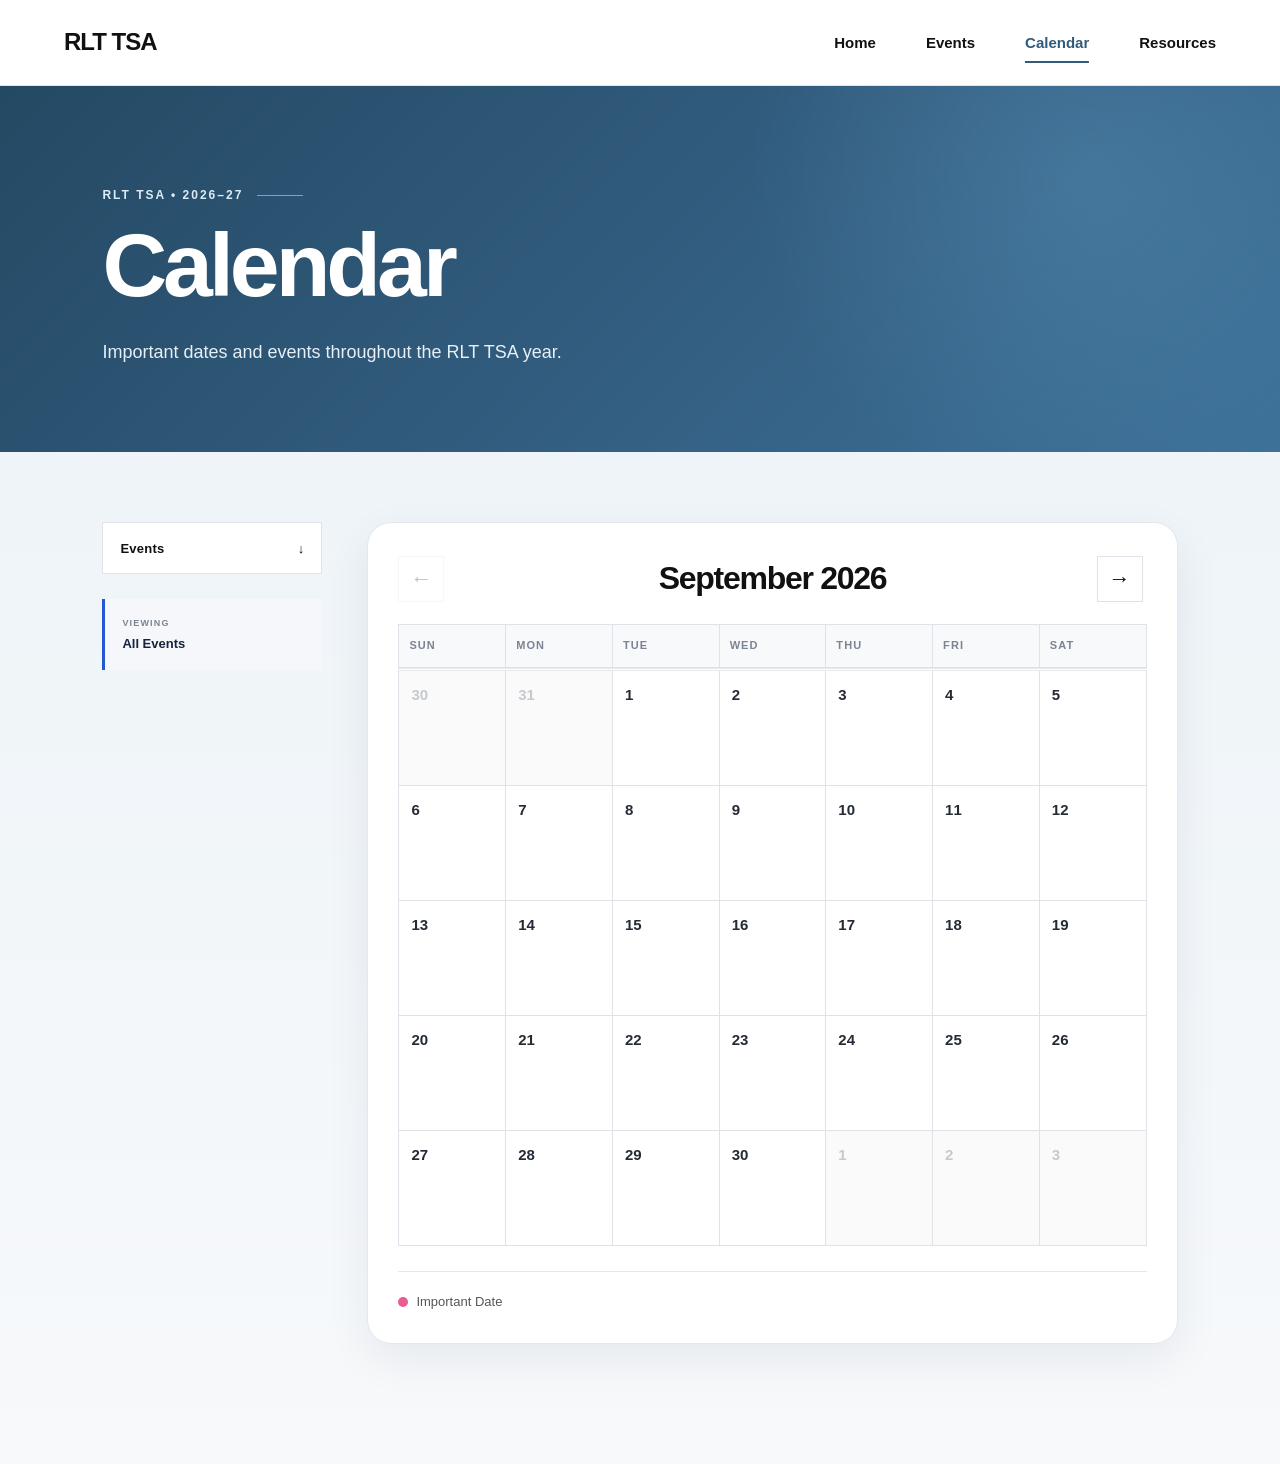
<file: calendar.html>
<!DOCTYPE html>
<html lang="en">

<head>
    <meta charset="UTF-8">

    <meta
        name="viewport"
        content="width=device-width, initial-scale=1.0"
    >

    <title>Calendar | RLT TSA</title>

    <link rel="stylesheet" href="style.css">
</head>

<body>

    <!-- =========================
         NAVBAR
         ========================= -->

    <nav class="navbar">

        <a href="index.html" class="logo">
            RLT TSA
        </a>

        <div class="nav-links">

            <a href="index.html">
                Home
            </a>

            <a href="events.html">
                Events
            </a>

            <a
                href="calendar.html"
                class="active"
            >
                Calendar
            </a>

            <a href="resources.html">
                Resources
            </a>

        </div>

    </nav>


    <!-- =========================
         CALENDAR PAGE
         ========================= -->

    <section class="events-hero">
        <div class="section-label">RLT TSA • 2026–27</div>
        <h1>Calendar</h1>
        <p class="events-intro">
            Important dates and events throughout the RLT TSA year.
        </p>
    </section>

    <main class="calendar-page">


        <!-- =========================
             CALENDAR LAYOUT
             ========================= -->

        <section class="calendar-layout">


            <!-- =====================
                 LEFT SIDEBAR
                 ===================== -->

            <aside class="calendar-sidebar">


                <!-- EVENTS -->

                <div class="calendar-control">

                    <button
                        id="events-button"
                        class="calendar-control-button"
                        type="button"
                    >

                        <span>
                            Events
                        </span>

                        <span class="control-arrow">
                            ↓
                        </span>

                    </button>


                    <div
                        id="events-menu"
                        class="calendar-control-menu"
                    >

                        <button
                            class="event-select active"
                            data-event="all"
                            type="button"
                        >
                            All Events
                        </button>

                    </div>

                </div>


                <!-- CURRENT SELECTION -->

                <div
                    id="calendar-selection"
                    class="calendar-selection"
                >

                    <span class="selection-label">
                        VIEWING
                    </span>

                    <strong>
                        All Events
                    </strong>

                </div>

            </aside>


            <!-- =====================
                 CALENDAR
                 ===================== -->

            <section class="calendar-container">


                <!-- MONTH NAVIGATION -->

                <div class="calendar-navigation">

                    <button
                        id="previous-month"
                        class="calendar-arrow"
                        type="button"
                        aria-label="Previous month"
                    >
                        ←
                    </button>


                    <h2
                        id="calendar-month-title"
                        class="calendar-current-month"
                    >
                        September 2026
                    </h2>


                    <button
                        id="next-month"
                        class="calendar-arrow"
                        type="button"
                        aria-label="Next month"
                    >
                        →
                    </button>

                </div>


                <!-- CALENDAR GRID -->

                <section
                    id="calendar-year"
                    class="calendar-year"
                ></section>


                <!-- LEGEND -->

                <div class="calendar-legend">

                    <div class="legend-item">

                        <span class="legend-dot"></span>

                        <span>
                            Important Date
                        </span>

                    </div>

                </div>

            </section>

        </section>

    </main>


    <script src="calendar.js"></script>

</body>

</html>
</file>
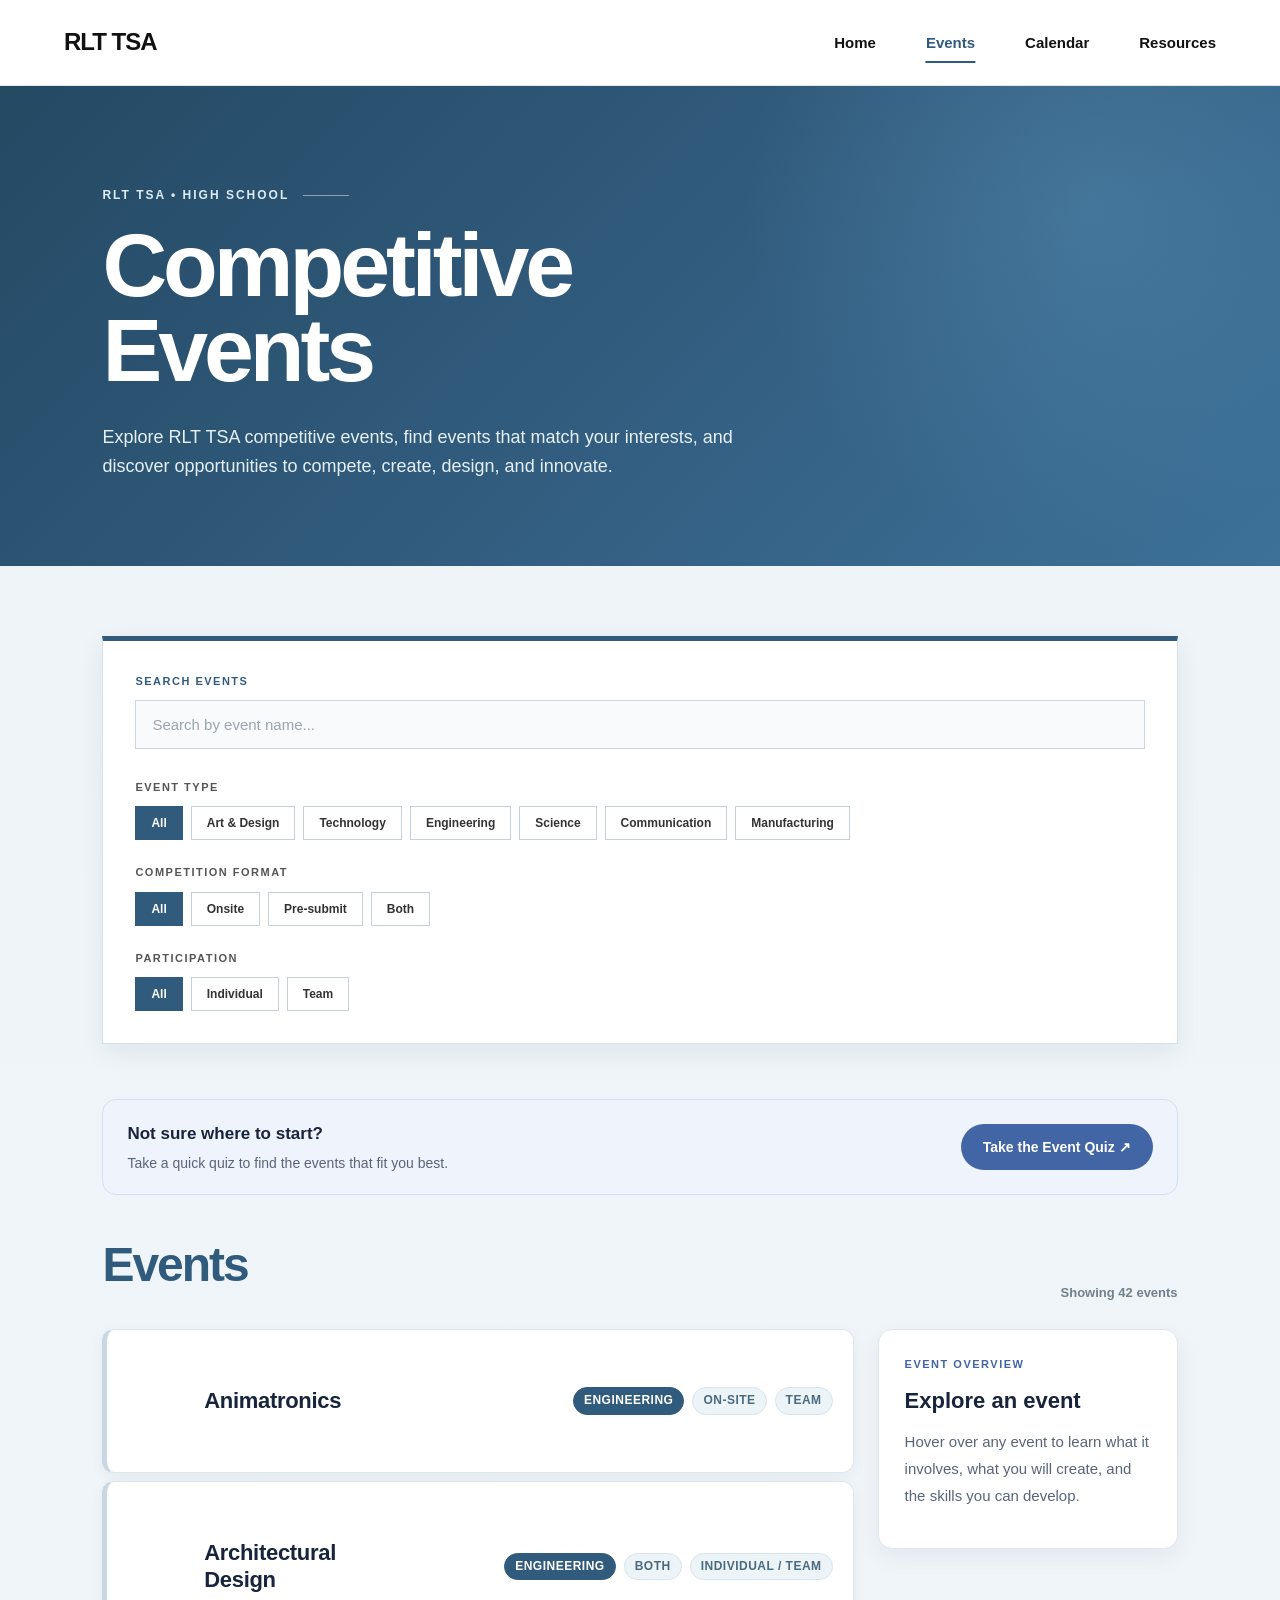
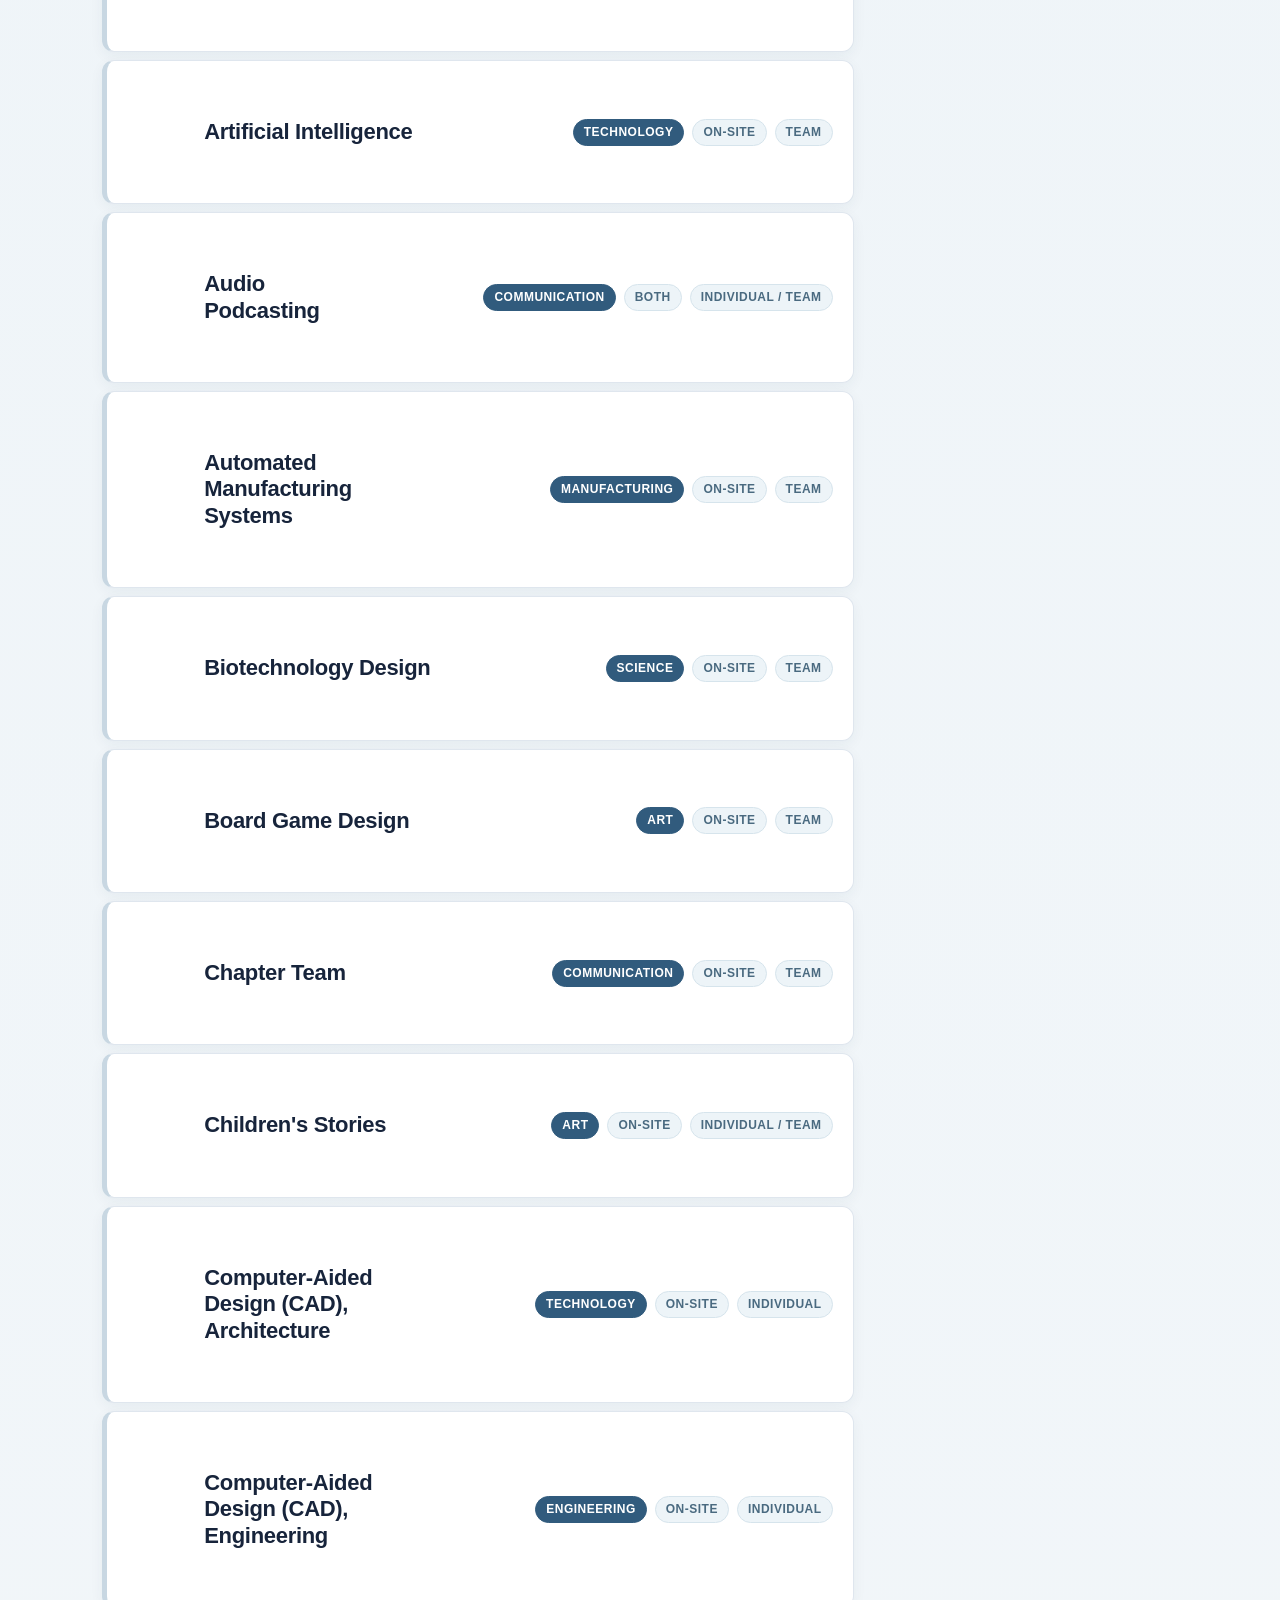
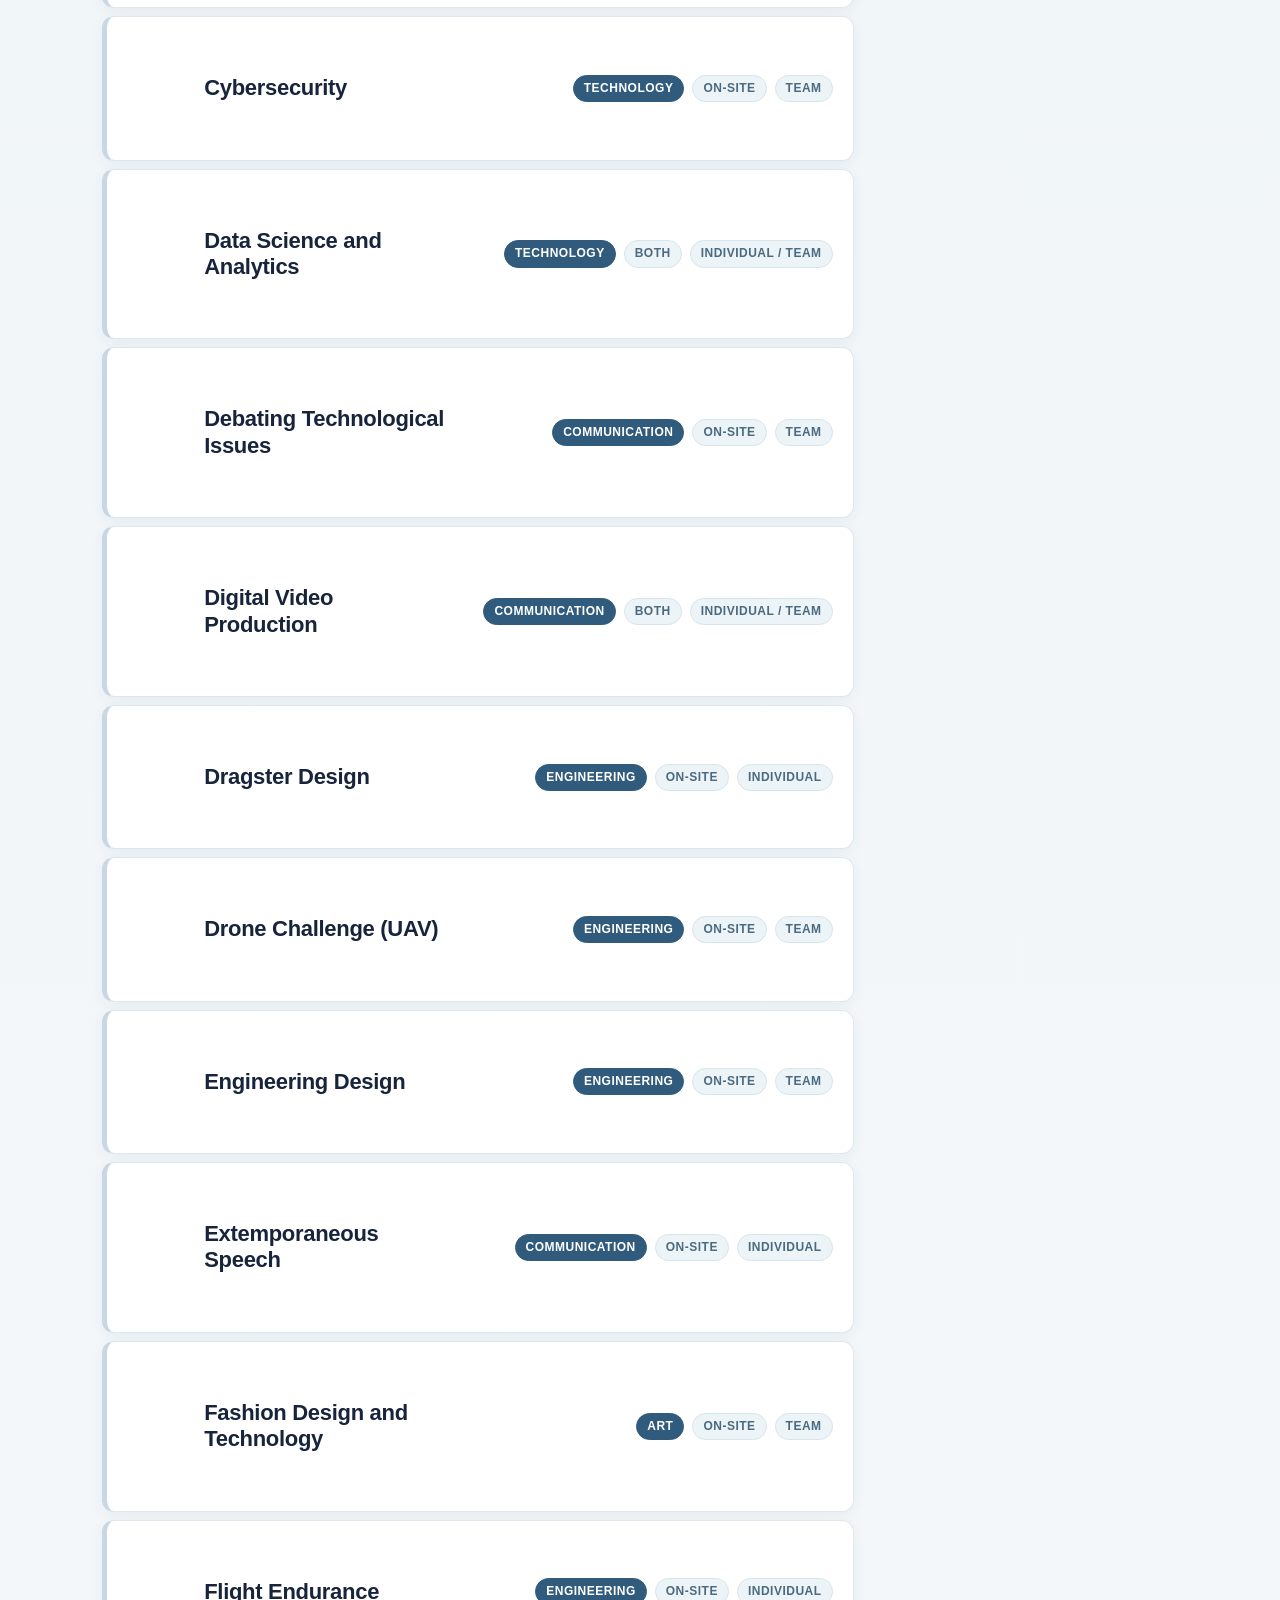
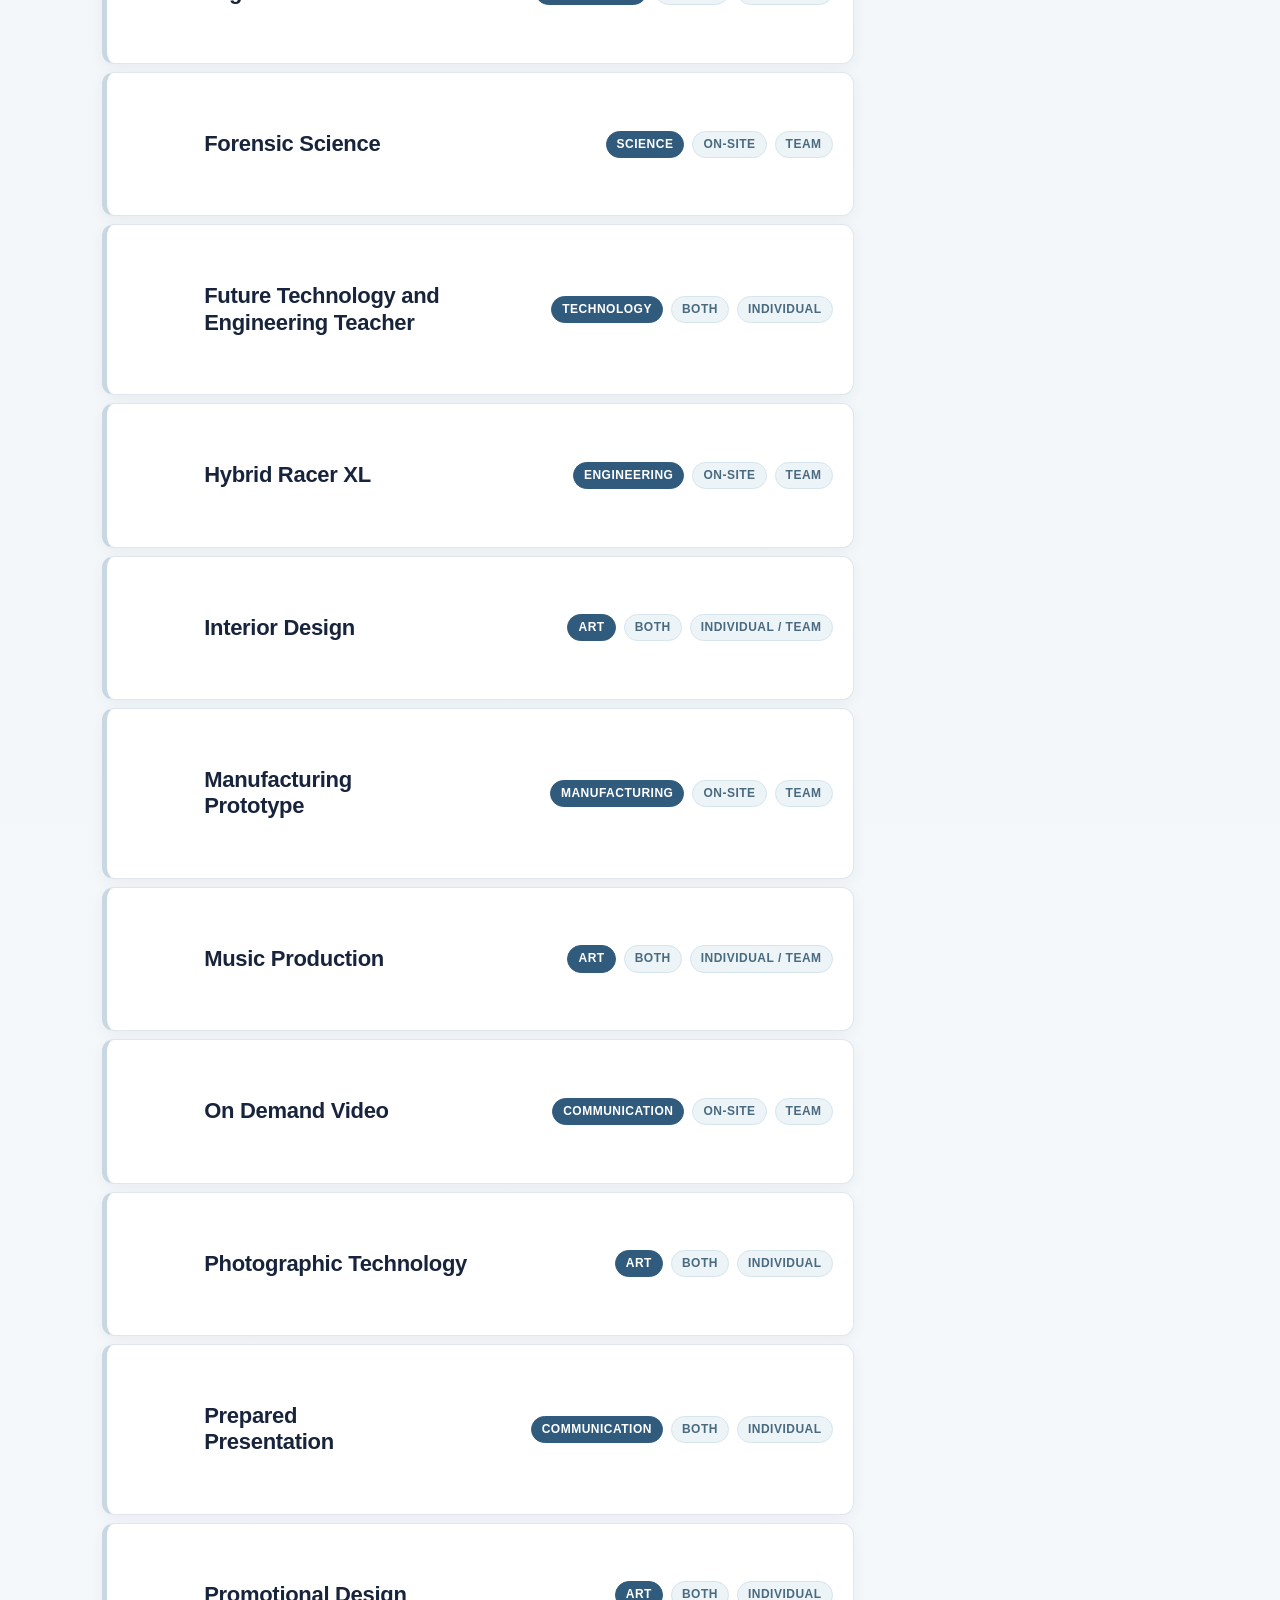
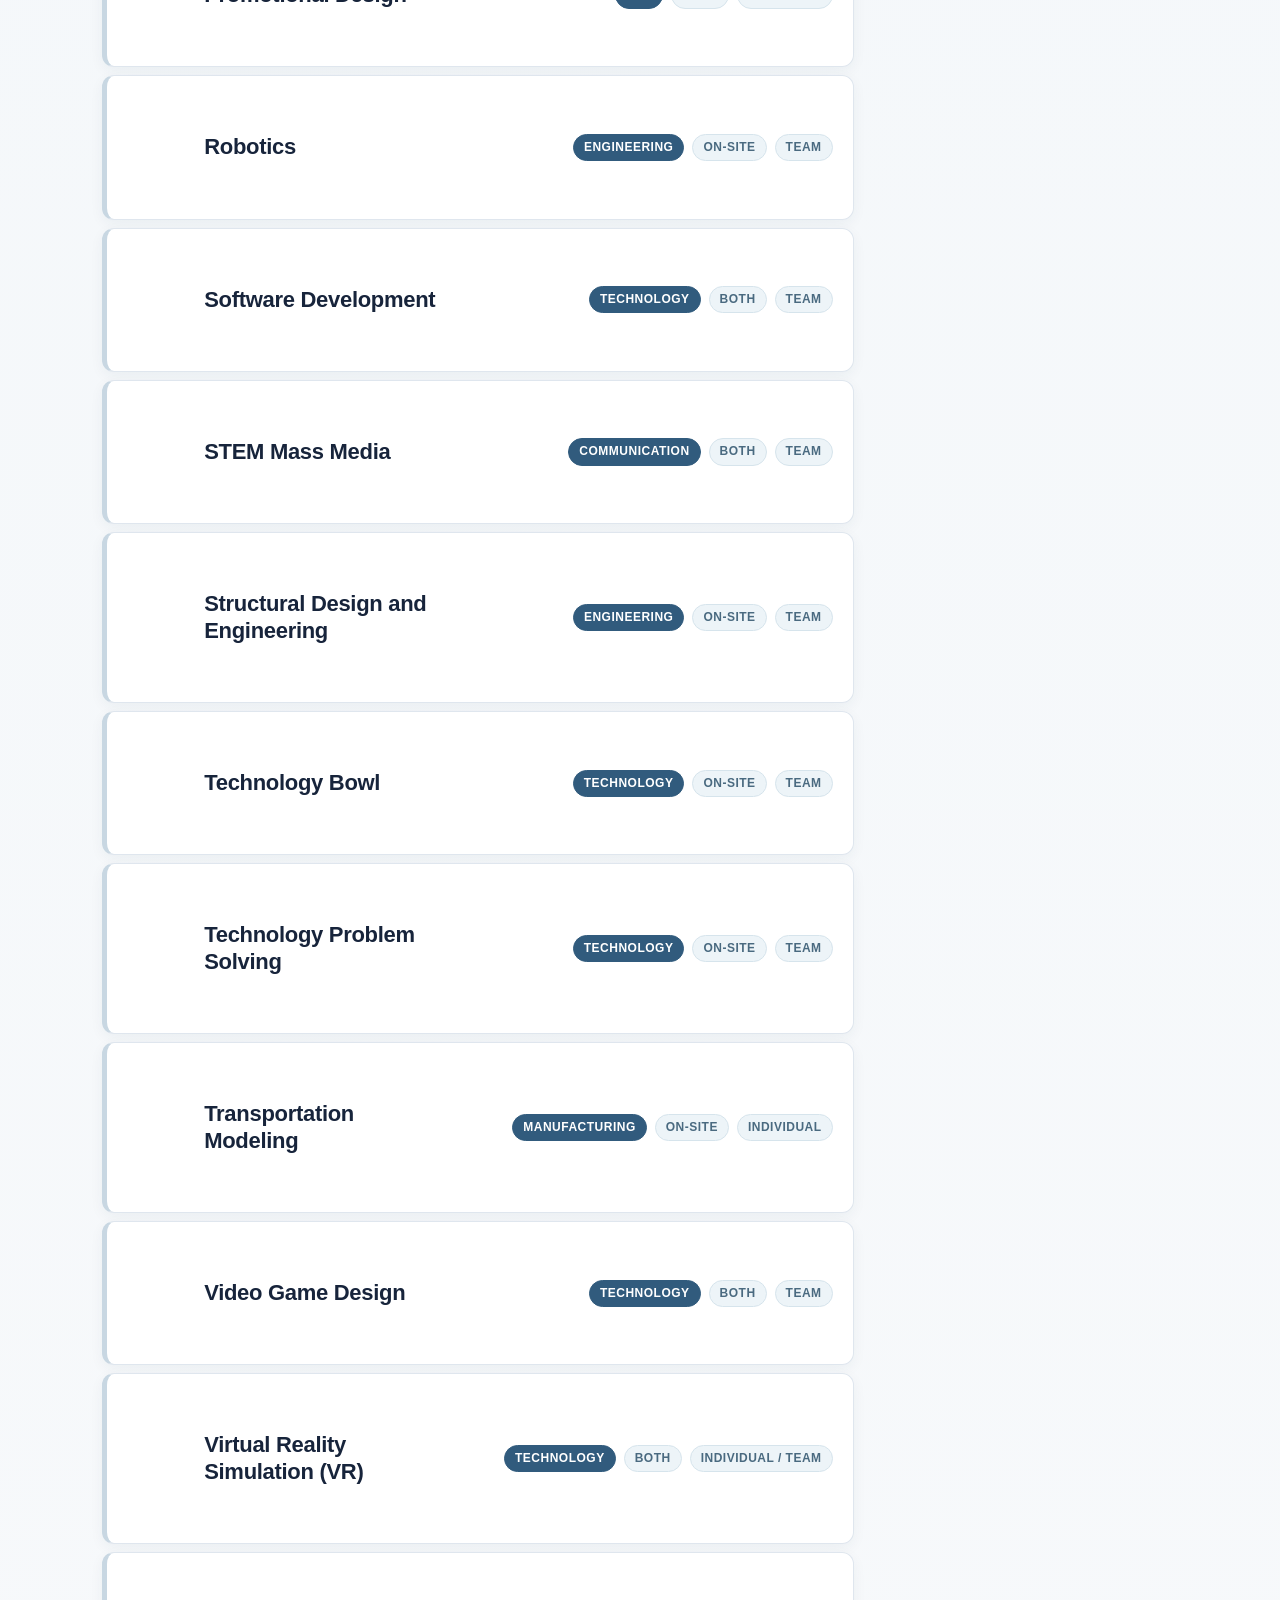
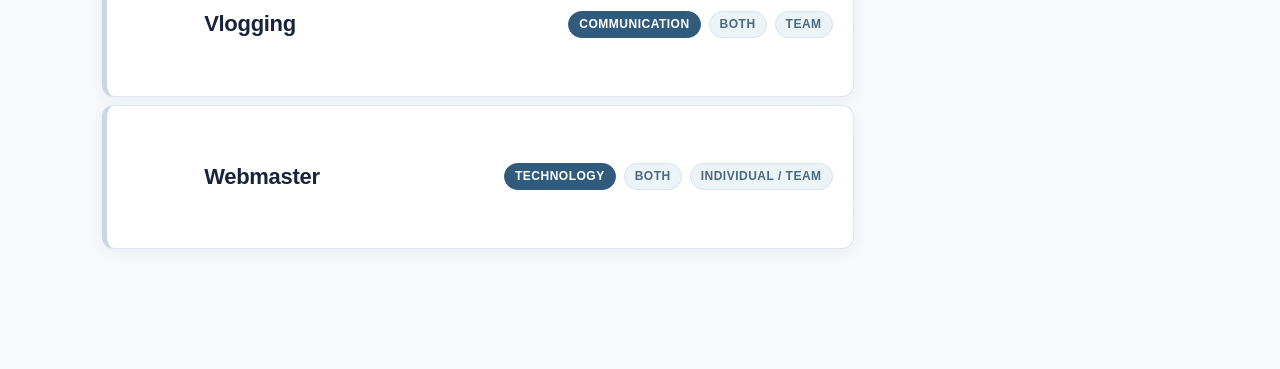
<file: events.html>
<!DOCTYPE html>
<html lang="en">

<head>
    <meta charset="UTF-8">
    <meta name="viewport" content="width=device-width, initial-scale=1.0">
    <title>Competitive Events | RLT TSA</title>
    <link rel="stylesheet" href="style.css">

    <style>
        /* Event list and description layout */
        .events-layout {
            display: grid;
            grid-template-columns: minmax(0, 1fr) 300px;
            gap: 24px;
            align-items: start;
        }

        .events-layout .event-list {
            min-width: 0;
        }

        /* Description panel */
        .event-description {
            position: sticky;
            top: 100px;
            box-sizing: border-box;
            width: 100%;
            min-height: 220px;
            padding: 26px;
            background: #fff;
            border: 1px solid #e1e5eb;
            border-radius: 14px;
            box-shadow: 0 8px 24px rgba(20, 35, 60, 0.06);
            overflow-wrap: anywhere;
            transition: border-color 0.2s ease,
                        box-shadow 0.2s ease;
        }

        .event-description.is-active {
            border-color: #b8c9ed;
            box-shadow: 0 10px 28px rgba(20, 50, 100, 0.10);
        }

        .description-label {
            margin-bottom: 14px;
            color: #4266a5;
            font-size: 11px;
            font-weight: 700;
            letter-spacing: 1.5px;
        }

        .event-description h3 {
            margin: 0 0 12px;
            color: #17243b;
            font-size: 22px;
            line-height: 1.3;
        }

        .event-description p {
            margin: 0;
            color: #586579;
            font-size: 15px;
            line-height: 1.8;
        }

        .description-hint {
            display: flex;
            align-items: center;
            gap: 8px;
            margin-top: 24px;
            padding-top: 16px;
            border-top: 1px solid #edf0f4;
            color: #7b8798;
            font-size: 11px;
        }

        .description-dot {
            width: 7px;
            height: 7px;
            flex-shrink: 0;
            background: #5479bd;
            border-radius: 50%;
        }

        /* Event quiz button */
        .quiz-cta {
            display: flex;
            flex-wrap: wrap;
            align-items: center;
            justify-content: space-between;
            gap: 16px;
            margin: 20px 0 32px;
            padding: 20px 24px;
            background: #eef3fc;
            border: 1px solid #d4e0f5;
            border-radius: 14px;
        }

        .quiz-cta-copy {
            display: flex;
            flex-direction: column;
            gap: 4px;
        }

        .quiz-cta-copy strong {
            color: #17243b;
            font-size: 17px;
        }

        .quiz-cta-copy span {
            color: #586579;
            font-size: 14px;
        }

        .quiz-button {
            display: inline-flex;
            align-items: center;
            padding: 12px 22px;
            background: #4266a5;
            color: #fff;
            font-size: 14px;
            font-weight: 700;
            text-decoration: none;
            border-radius: 999px;
            transition: background 0.2s ease, transform 0.2s ease;
        }

        .quiz-button:hover,
        .quiz-button:focus-visible {
            background: #2f4f86;
            transform: translateY(-2px);
        }

        .event-item {
            transition: border-color 0.2s ease,
                        box-shadow 0.2s ease;
        }

        .event-item:hover,
        .event-item:focus-visible {
            border-color: #b8c9ed;
            border-left-color: #315b7d;
            box-shadow: 0 8px 22px rgba(20, 50, 100, 0.10);
        }

        @media (max-width: 850px) {
            .events-layout {
                grid-template-columns: minmax(0, 1fr);
            }

            .event-description {
                position: static;
                min-height: auto;
            }
        }
    </style>
</head>

<body>

    <nav class="navbar">
        <a href="index.html" class="logo">RLT TSA</a>

        <div class="nav-links">
            <a href="index.html">Home</a>
            <a href="events.html" class="active">Events</a>
            <a href="calendar.html">Calendar</a>
            <a href="resources.html">Resources</a>
        </div>
    </nav>

    <section class="events-hero">
        <div class="section-label">RLT TSA • HIGH SCHOOL</div>

        <h1>Competitive<br>Events</h1>

        <p class="events-intro">
            Explore RLT TSA competitive events, find events that match
            your interests, and discover opportunities to compete,
            create, design, and innovate.
        </p>
    </section>

    <main class="events-container">

        <section class="event-filters">

            <div class="search-container">
                <label for="event-search">Search Events</label>
                <input
                    type="text"
                    id="event-search"
                    placeholder="Search by event name..."
                >
            </div>

            <div class="filter-group">
                <div class="filter-group-title">Event Type</div>
                <div class="filter-options">
                    <button class="filter-button active" data-filter="type" data-value="all">All</button>
                    <button class="filter-button" data-filter="type" data-value="art">Art &amp; Design</button>
                    <button class="filter-button" data-filter="type" data-value="technology">Technology</button>
                    <button class="filter-button" data-filter="type" data-value="engineering">Engineering</button>
                    <button class="filter-button" data-filter="type" data-value="science">Science</button>
                    <button class="filter-button" data-filter="type" data-value="communication">Communication</button>
                    <button class="filter-button" data-filter="type" data-value="manufacturing">Manufacturing</button>
                </div>
            </div>

            <div class="filter-group">
                <div class="filter-group-title">Competition Format</div>
                <div class="filter-options">
                    <button class="filter-button active" data-filter="format" data-value="all">All</button>
                    <button class="filter-button" data-filter="format" data-value="onsite">Onsite</button>
                    <button class="filter-button" data-filter="format" data-value="presubmit">Pre-submit</button>
                    <button class="filter-button" data-filter="format" data-value="both">Both</button>
                </div>
            </div>

            <div class="filter-group">
                <div class="filter-group-title">Participation</div>
                <div class="filter-options">
                    <button class="filter-button active" data-filter="participation" data-value="all">All</button>
                    <button class="filter-button" data-filter="participation" data-value="individual">Individual</button>
                    <button class="filter-button" data-filter="participation" data-value="team">Team</button>
                </div>
            </div>

        </section>

        <div class="quiz-cta">
            <div class="quiz-cta-copy">
                <strong>Not sure where to start?</strong>
                <span>Take a quick quiz to find the events that fit you best.</span>
            </div>
            <a class="quiz-button"
               href="https://rl-turner-tsa.parkmic74.chatgpt.site/"
               target="_blank"
               rel="noopener noreferrer">Take the Event Quiz ↗</a>
        </div>

        <div class="event-section-header">
            <h2>Events</h2>
            <p id="event-count">Showing all events</p>
        </div>

        <div class="events-layout">

            <section class="event-list">

                <a href="event.html?event=animatronics" class="event-item" data-type="engineering" data-format="onsite" data-participation="team">
                    <div class="event-info"><h3>Animatronics</h3></div>
                    <div class="event-tags"><span>Engineering</span><span>On-Site</span><span>Team</span></div>
                </a>

                <a href="event.html?event=architectural-design" class="event-item" data-type="engineering" data-format="both" data-participation="both">
                    <div class="event-info"><h3>Architectural Design</h3></div>
                    <div class="event-tags"><span>Engineering</span><span>Both</span><span>Individual / Team</span></div>
                </a>

                <a href="event.html?event=artificial-intelligence" class="event-item" data-type="technology" data-format="onsite" data-participation="team">
                    <div class="event-info"><h3>Artificial Intelligence</h3></div>
                    <div class="event-tags"><span>Technology</span><span>On-Site</span><span>Team</span></div>
                </a>

                <a href="event.html?event=audio-podcasting" class="event-item" data-type="communication" data-format="both" data-participation="both">
                    <div class="event-info"><h3>Audio Podcasting</h3></div>
                    <div class="event-tags"><span>Communication</span><span>Both</span><span>Individual / Team</span></div>
                </a>

                <a href="event.html?event=automated-manufacturing-systems" class="event-item" data-type="manufacturing" data-format="onsite" data-participation="team">
                    <div class="event-info"><h3>Automated Manufacturing Systems</h3></div>
                    <div class="event-tags"><span>Manufacturing</span><span>On-Site</span><span>Team</span></div>
                </a>

                <a href="event.html?event=biotechnology-design" class="event-item" data-type="science" data-format="onsite" data-participation="team">
                    <div class="event-info"><h3>Biotechnology Design</h3></div>
                    <div class="event-tags"><span>Science</span><span>On-Site</span><span>Team</span></div>
                </a>

                <a href="event.html?event=board-game-design" class="event-item" data-type="art" data-format="onsite" data-participation="team">
                    <div class="event-info"><h3>Board Game Design</h3></div>
                    <div class="event-tags"><span>Art</span><span>On-Site</span><span>Team</span></div>
                </a>

                <a href="event.html?event=chapter-team" class="event-item" data-type="communication" data-format="onsite" data-participation="team">
                    <div class="event-info"><h3>Chapter Team</h3></div>
                    <div class="event-tags"><span>Communication</span><span>On-Site</span><span>Team</span></div>
                </a>

                <a href="event.html?event=childrens-stories" class="event-item" data-type="art" data-format="onsite" data-participation="both">
                    <div class="event-info"><h3>Children's Stories</h3></div>
                    <div class="event-tags"><span>Art</span><span>On-Site</span><span>Individual / Team</span></div>
                </a>

                <a href="event.html?event=cad-architecture" class="event-item" data-type="technology" data-format="onsite" data-participation="individual">
                    <div class="event-info"><h3>Computer-Aided Design (CAD), Architecture</h3></div>
                    <div class="event-tags"><span>Technology</span><span>On-Site</span><span>Individual</span></div>
                </a>

                <a href="event.html?event=cad-engineering" class="event-item" data-type="engineering" data-format="onsite" data-participation="individual">
                    <div class="event-info"><h3>Computer-Aided Design (CAD), Engineering</h3></div>
                    <div class="event-tags"><span>Engineering</span><span>On-Site</span><span>Individual</span></div>
                </a>

                <a href="event.html?event=cybersecurity" class="event-item" data-type="technology" data-format="onsite" data-participation="team">
                    <div class="event-info"><h3>Cybersecurity</h3></div>
                    <div class="event-tags"><span>Technology</span><span>On-Site</span><span>Team</span></div>
                </a>

                <a href="event.html?event=data-science-and-analytics" class="event-item" data-type="technology" data-format="both" data-participation="both">
                    <div class="event-info"><h3>Data Science and Analytics</h3></div>
                    <div class="event-tags"><span>Technology</span><span>Both</span><span>Individual / Team</span></div>
                </a>

                <a href="event.html?event=debating-technological-issues" class="event-item" data-type="communication" data-format="onsite" data-participation="team">
                    <div class="event-info"><h3>Debating Technological Issues</h3></div>
                    <div class="event-tags"><span>Communication</span><span>On-Site</span><span>Team</span></div>
                </a>

                <a href="event.html?event=digital-video-production" class="event-item" data-type="communication" data-format="both" data-participation="both">
                    <div class="event-info"><h3>Digital Video Production</h3></div>
                    <div class="event-tags"><span>Communication</span><span>Both</span><span>Individual / Team</span></div>
                </a>

                <a href="event.html?event=dragster-design" class="event-item" data-type="engineering" data-format="onsite" data-participation="individual">
                    <div class="event-info"><h3>Dragster Design</h3></div>
                    <div class="event-tags"><span>Engineering</span><span>On-Site</span><span>Individual</span></div>
                </a>

                <a href="event.html?event=drone-challenge-uav" class="event-item" data-type="engineering" data-format="onsite" data-participation="team">
                    <div class="event-info"><h3>Drone Challenge (UAV)</h3></div>
                    <div class="event-tags"><span>Engineering</span><span>On-Site</span><span>Team</span></div>
                </a>

                <a href="event.html?event=engineering-design" class="event-item" data-type="engineering" data-format="onsite" data-participation="team">
                    <div class="event-info"><h3>Engineering Design</h3></div>
                    <div class="event-tags"><span>Engineering</span><span>On-Site</span><span>Team</span></div>
                </a>

                <a href="event.html?event=extemporaneous-speech" class="event-item" data-type="communication" data-format="onsite" data-participation="individual">
                    <div class="event-info"><h3>Extemporaneous Speech</h3></div>
                    <div class="event-tags"><span>Communication</span><span>On-Site</span><span>Individual</span></div>
                </a>

                <a href="event.html?event=fashion-design-and-technology" class="event-item" data-type="art" data-format="onsite" data-participation="team">
                    <div class="event-info"><h3>Fashion Design and Technology</h3></div>
                    <div class="event-tags"><span>Art</span><span>On-Site</span><span>Team</span></div>
                </a>

                <a href="event.html?event=flight-endurance" class="event-item" data-type="engineering" data-format="onsite" data-participation="individual">
                    <div class="event-info"><h3>Flight Endurance</h3></div>
                    <div class="event-tags"><span>Engineering</span><span>On-Site</span><span>Individual</span></div>
                </a>

                <a href="event.html?event=forensic-science" class="event-item" data-type="science" data-format="onsite" data-participation="team">
                    <div class="event-info"><h3>Forensic Science</h3></div>
                    <div class="event-tags"><span>Science</span><span>On-Site</span><span>Team</span></div>
                </a>

                <a href="event.html?event=future-technology-and-engineering-teacher" class="event-item" data-type="technology" data-format="both" data-participation="individual">
                    <div class="event-info"><h3>Future Technology and Engineering Teacher</h3></div>
                    <div class="event-tags"><span>Technology</span><span>Both</span><span>Individual</span></div>
                </a>

                <a href="event.html?event=hybrid-racer-xl" class="event-item" data-type="engineering" data-format="onsite" data-participation="team">
                    <div class="event-info"><h3>Hybrid Racer XL</h3></div>
                    <div class="event-tags"><span>Engineering</span><span>On-Site</span><span>Team</span></div>
                </a>

                <a href="event.html?event=interior-design" class="event-item" data-type="art" data-format="both" data-participation="both">
                    <div class="event-info"><h3>Interior Design</h3></div>
                    <div class="event-tags"><span>Art</span><span>Both</span><span>Individual / Team</span></div>
                </a>

                <a href="event.html?event=manufacturing-prototype" class="event-item" data-type="manufacturing" data-format="onsite" data-participation="team">
                    <div class="event-info"><h3>Manufacturing Prototype</h3></div>
                    <div class="event-tags"><span>Manufacturing</span><span>On-Site</span><span>Team</span></div>
                </a>

                <a href="event.html?event=music-production" class="event-item" data-type="art" data-format="both" data-participation="both">
                    <div class="event-info"><h3>Music Production</h3></div>
                    <div class="event-tags"><span>Art</span><span>Both</span><span>Individual / Team</span></div>
                </a>

                <a href="event.html?event=on-demand-video" class="event-item" data-type="communication" data-format="onsite" data-participation="team">
                    <div class="event-info"><h3>On Demand Video</h3></div>
                    <div class="event-tags"><span>Communication</span><span>On-Site</span><span>Team</span></div>
                </a>

                <a href="event.html?event=photographic-technology" class="event-item" data-type="art" data-format="both" data-participation="individual">
                    <div class="event-info"><h3>Photographic Technology</h3></div>
                    <div class="event-tags"><span>Art</span><span>Both</span><span>Individual</span></div>
                </a>

                <a href="event.html?event=prepared-presentation" class="event-item" data-type="communication" data-format="both" data-participation="individual">
                    <div class="event-info"><h3>Prepared Presentation</h3></div>
                    <div class="event-tags"><span>Communication</span><span>Both</span><span>Individual</span></div>
                </a>

                <a href="event.html?event=promotional-design" class="event-item" data-type="art" data-format="both" data-participation="individual">
                    <div class="event-info"><h3>Promotional Design</h3></div>
                    <div class="event-tags"><span>Art</span><span>Both</span><span>Individual</span></div>
                </a>

                <a href="event.html?event=robotics" class="event-item" data-type="engineering" data-format="onsite" data-participation="team">
                    <div class="event-info"><h3>Robotics</h3></div>
                    <div class="event-tags"><span>Engineering</span><span>On-Site</span><span>Team</span></div>
                </a>

                <a href="event.html?event=software-development" class="event-item" data-type="technology" data-format="both" data-participation="team">
                    <div class="event-info"><h3>Software Development</h3></div>
                    <div class="event-tags"><span>Technology</span><span>Both</span><span>Team</span></div>
                </a>

                <a href="event.html?event=stem-mass-media" class="event-item" data-type="communication" data-format="both" data-participation="team">
                    <div class="event-info"><h3>STEM Mass Media</h3></div>
                    <div class="event-tags"><span>Communication</span><span>Both</span><span>Team</span></div>
                </a>

                <a href="event.html?event=structural-design-and-engineering" class="event-item" data-type="engineering" data-format="onsite" data-participation="team">
                    <div class="event-info"><h3>Structural Design and Engineering</h3></div>
                    <div class="event-tags"><span>Engineering</span><span>On-Site</span><span>Team</span></div>
                </a>

                <a href="event.html?event=technology-bowl" class="event-item" data-type="technology" data-format="onsite" data-participation="team">
                    <div class="event-info"><h3>Technology Bowl</h3></div>
                    <div class="event-tags"><span>Technology</span><span>On-Site</span><span>Team</span></div>
                </a>

                <a href="event.html?event=technology-problem-solving" class="event-item" data-type="technology" data-format="onsite" data-participation="team">
                    <div class="event-info"><h3>Technology Problem Solving</h3></div>
                    <div class="event-tags"><span>Technology</span><span>On-Site</span><span>Team</span></div>
                </a>

                <a href="event.html?event=transportation-modeling" class="event-item" data-type="manufacturing" data-format="onsite" data-participation="individual">
                    <div class="event-info"><h3>Transportation Modeling</h3></div>
                    <div class="event-tags"><span>Manufacturing</span><span>On-Site</span><span>Individual</span></div>
                </a>

                <a href="event.html?event=video-game-design" class="event-item" data-type="technology" data-format="both" data-participation="team">
                    <div class="event-info"><h3>Video Game Design</h3></div>
                    <div class="event-tags"><span>Technology</span><span>Both</span><span>Team</span></div>
                </a>

                <a href="event.html?event=virtual-reality-simulation" class="event-item" data-type="technology" data-format="both" data-participation="both">
                    <div class="event-info"><h3>Virtual Reality Simulation (VR)</h3></div>
                    <div class="event-tags"><span>Technology</span><span>Both</span><span>Individual / Team</span></div>
                </a>

                <a href="event.html?event=vlogging" class="event-item" data-type="communication" data-format="both" data-participation="team">
                    <div class="event-info"><h3>Vlogging</h3></div>
                    <div class="event-tags"><span>Communication</span><span>Both</span><span>Team</span></div>
                </a>

                <a href="event.html?event=webmaster" class="event-item" data-type="technology" data-format="both" data-participation="both">
                    <div class="event-info"><h3>Webmaster</h3></div>
                    <div class="event-tags"><span>Technology</span><span>Both</span><span>Individual / Team</span></div>
                </a>

            </section>

            <aside id="event-description" class="event-description" aria-live="polite">
                <div class="description-label">EVENT OVERVIEW</div>
                <h3 id="description-title">Explore an event</h3>
                <p id="description-text">
                    Hover over any event to learn what it involves,
                    what you will create, and the skills you can develop.
                </p>
                
            </aside>

        </div>

        <div id="no-results" class="no-results">
            <h3>No events found</h3>
            <p>Try changing your filters or search term.</p>
        </div>

    </main>

    <script>
        /* =========================================
           EVENT DESCRIPTIONS
        ========================================= */

        const eventDescriptions = {
            "animatronics": "Design and build an animatronic device combining mechanical movement and creative design to bring an object or character to life.",
            "architectural-design": "Plan and develop an architectural design, considering the function, layout, appearance, and needs of the people using the space.",
            "artificial-intelligence": "Explore artificial intelligence and demonstrate how AI concepts or tools can be used to address a problem.",
            "audio-podcasting": "Plan, record, and edit an audio podcast that communicates a topic or story through scripting, sound, and presentation.",
            "automated-manufacturing-systems": "Explore automated production systems and demonstrate how machinery, controls, and manufacturing processes work together.",
            "biotechnology-design": "Apply biotechnology concepts to a real-world challenge by researching a problem, developing a proposed solution, and presenting your design.",
            "board-game-design": "Create an original board game with engaging rules, a clear objective, and thoughtful game mechanics.",
            "chapter-team": "Work with teammates to complete TSA-related challenges that emphasize knowledge, communication, teamwork, and problem-solving.",
            "childrens-stories": "Develop a children's story that communicates an idea through creative writing, storytelling, and visual elements.",
            "cad-architecture": "Use computer-aided design software to create architectural drawings and demonstrate spatial planning and technical precision.",
            "cad-engineering": "Use CAD software to create detailed engineering drawings or models with accurate dimensions and technical details.",
            "cybersecurity": "Explore digital security, threats, and protective strategies while demonstrating analytical thinking and cybersecurity knowledge.",
            "data-science-and-analytics": "Investigate data, identify patterns, and communicate findings using data analysis and visualization techniques.",
            "debating-technological-issues": "Research a technological issue, develop evidence-based arguments, and defend your position in a structured debate.",
            "digital-video-production": "Plan, film, and edit a video using storytelling, visual composition, sound, and editing techniques.",
            "dragster-design": "Design and construct a dragster model, applying engineering principles, careful craftsmanship, and performance testing.",
            "drone-challenge-uav": "Explore unmanned aerial vehicle technology and apply planning, piloting, and problem-solving skills to a drone challenge.",
            "engineering-design": "Use the engineering design process to investigate a problem, develop a solution, create a design, and explain your decisions.",
            "extemporaneous-speech": "Prepare and deliver a speech on an assigned topic within a limited preparation period.",
            "fashion-design-and-technology": "Combine fashion and technology to develop a design concept that considers style, function, and construction.",
            "flight-endurance": "Apply aerodynamic principles to design, build, and test a model aircraft intended to remain in flight.",
            "forensic-science": "Use scientific reasoning to examine evidence, interpret findings, and investigate a simulated forensic case.",
            "future-technology-and-engineering-teacher": "Explore technical education by developing and presenting ideas that demonstrate your ability to explain technology and engineering concepts.",
            "hybrid-racer-xl": "Collaborate on a large-scale racing vehicle project, applying construction, engineering, and teamwork skills.",
            "interior-design": "Develop an interior design concept that balances a space's function, appearance, layout, and intended users.",
            "manufacturing-prototype": "Develop a prototype using manufacturing concepts, focusing on product design, construction, and improvement.",
            "music-production": "Create a music production by combining musical ideas, recording, sound design, and digital audio editing.",
            "on-demand-video": "Work with a team to plan and produce a video within a limited time, responding to a prompt and coordinating production.",
            "photographic-technology": "Create compelling photographs using composition, camera techniques, and digital tools.",
            "prepared-presentation": "Research a topic, organize your findings, and deliver a prepared presentation that communicates your ideas clearly.",
            "promotional-design": "Create promotional materials using visual design, typography, and layout to communicate a message effectively.",
            "robotics": "Explore robotics through robot design, construction, programming, or operation to complete technical challenges.",
            "software-development": "Develop a software solution by planning, programming, testing, and presenting an application or digital product.",
            "stem-mass-media": "Communicate a STEM topic through media, combining research, scripting, visual storytelling, and production techniques.",
            "structural-design-and-engineering": "Apply structural engineering concepts to design and construct a structure while considering materials, stability, and performance.",
            "technology-bowl": "Test technology knowledge through a team-based competition that emphasizes quick thinking and collaboration.",
            "technology-problem-solving": "Analyze a technology-related problem, work toward a practical solution, and explain your team's reasoning.",
            "transportation-modeling": "Design and construct a transportation model that demonstrates planning, technical skills, and attention to detail.",
            "video-game-design": "Develop a video game concept or experience by combining game mechanics, design, programming, and storytelling.",
            "virtual-reality-simulation": "Explore immersive digital environments by designing a virtual reality or simulation experience.",
            "vlogging": "Create a vlog-style video that communicates a topic or experience through presentation, storytelling, and editing.",
            "webmaster": "Design and develop a website that communicates information effectively through organization, visual design, navigation, and web development."
        };

        const eventItems = document.querySelectorAll(".event-item");
        const filterButtons = document.querySelectorAll(".filter-button");
        const searchInput = document.getElementById("event-search");
        const eventCount = document.getElementById("event-count");
        const noResults = document.getElementById("no-results");
        const descriptionPanel = document.getElementById("event-description");
        const descriptionTitle = document.getElementById("description-title");
        const descriptionText = document.getElementById("description-text");

        const defaultTitle = "Explore an event";
        const defaultText = "Hover over any event to learn what it involves, what you will create, and the skills you can develop.";

        let filters = {
            type: [],
            format: [],
            participation: []
        };

        function showEventDescription(event) {
            const url = new URL(event.href, window.location.href);
            const slug = url.searchParams.get("event");
            const title = event.querySelector("h3").textContent.trim();

            descriptionTitle.textContent = title;
            descriptionText.textContent =
                eventDescriptions[slug] ||
                "Explore this competitive event and develop your technical, creative, and problem-solving skills.";

            descriptionPanel.classList.add("is-active");
        }

        eventItems.forEach(event => {
            event.addEventListener("mouseenter", () => {
                showEventDescription(event);
            });

            event.addEventListener("focus", () => {
                showEventDescription(event);
            });
        });

        function filterEvents() {
            const searchTerm = searchInput.value.toLowerCase().trim();
            let visibleCount = 0;

            eventItems.forEach(event => {
                const eventName = event.querySelector("h3").textContent.toLowerCase();
                const type = event.dataset.type;
                const format = event.dataset.format;
                const participation = event.dataset.participation;

                const matchesSearch = eventName.includes(searchTerm);

                const matchesType =
                    filters.type.length === 0 ||
                    filters.type.includes(type);

                const matchesFormat =
                    filters.format.length === 0 ||
                    filters.format.includes(format) ||
                    (filters.format.includes("onsite") && format === "both") ||
                    (filters.format.includes("presubmit") && format === "both");

                const matchesParticipation =
                    filters.participation.length === 0 ||
                    filters.participation.includes(participation) ||
                    (filters.participation.includes("individual") && participation === "both") ||
                    (filters.participation.includes("team") && participation === "both");

                const shouldShow =
                    matchesSearch &&
                    matchesType &&
                    matchesFormat &&
                    matchesParticipation;

                event.style.display = shouldShow ? "" : "none";

                if (shouldShow) {
                    visibleCount++;
                }
            });

            if (visibleCount === 0) {
                noResults.style.display = "block";
                eventCount.textContent = "No events found";
                descriptionTitle.textContent = defaultTitle;
                descriptionText.textContent = defaultText;
                descriptionPanel.classList.remove("is-active");
            } else {
                noResults.style.display = "none";
                eventCount.textContent =
                    `Showing ${visibleCount} event${visibleCount === 1 ? "" : "s"}`;
            }
        }

        filterButtons.forEach(button => {
            button.addEventListener("click", () => {
                const filterType = button.dataset.filter;
                const filterValue = button.dataset.value;

                if (filterValue === "all") {
                    filters[filterType] = [];

                    document.querySelectorAll(
                        `.filter-button[data-filter="${filterType}"]`
                    ).forEach(btn => btn.classList.remove("active"));

                    button.classList.add("active");
                } else {
                    document.querySelectorAll(
                        `.filter-button[data-filter="${filterType}"][data-value="all"]`
                    ).forEach(btn => btn.classList.remove("active"));

                    if (filters[filterType].includes(filterValue)) {
                        filters[filterType] = filters[filterType].filter(
                            value => value !== filterValue
                        );
                        button.classList.remove("active");
                    } else {
                        filters[filterType].push(filterValue);
                        button.classList.add("active");
                    }

                    if (filters[filterType].length === 0) {
                        document.querySelector(
                            `.filter-button[data-filter="${filterType}"][data-value="all"]`
                        ).classList.add("active");
                    }
                }

                filterEvents();
            });
        });

        searchInput.addEventListener("input", filterEvents);

        filterEvents();
    </script>

</body>
</html>
</file>
<file: style.css>
/* =========================================================
   RESET
========================================================= */

* {
    margin: 0;
    padding: 0;
    box-sizing: border-box;
}

html {
    scroll-behavior: smooth;
}

body {
    font-family: Arial, Helvetica, sans-serif;
    background: #f4f7fa;
    color: #111;
    line-height: 1.6;
}


/* =========================================================
   NAVBAR
========================================================= */

.navbar {
    height: 86px;
    padding: 0 5%;
    display: flex;
    align-items: center;
    justify-content: space-between;
    background: #ffffff;
    border-bottom: 1px solid #e1e6ea;
    position: relative;
    z-index: 100;
}

.logo {
    color: #111111;
    text-decoration: none;
    font-size: 24px;
    font-weight: 900;
    letter-spacing: -1px;
}

.nav-links {
    display: flex;
    align-items: center;
    gap: 50px;
}

.nav-links a {
    position: relative;
    color: #111111;
    text-decoration: none;
    font-size: 15px;
    font-weight: 600;
    padding: 8px 0;
    transition: color 0.2s ease;
}

.nav-links a::after {
    content: "";
    position: absolute;
    left: 50%;
    bottom: 0;
    width: 0;
    height: 2px;
    background: #315b7d;
    transform: translateX(-50%);
    transition: width 0.25s ease;
}

.nav-links a:hover {
    color: #315b7d;
}

.nav-links a:hover::after,
.nav-links a.active::after {
    width: 100%;
}

.nav-links a.active {
    color: #315b7d;
}


/* =========================================================
   SHARED PAGE HERO (matches the event page hero)
========================================================= */

.events-hero {
    padding: 100px 8% 85px;
    background:
        radial-gradient(circle at 85% 25%, rgba(105, 164, 202, 0.28), transparent 30%),
        linear-gradient(135deg, #244963 0%, #315b7d 48%, #3d7198 100%);
    color: white;
}

.section-label {
    display: flex;
    align-items: center;
    gap: 14px;
    margin-bottom: 18px;
    font-size: 12px;
    font-weight: 800;
    letter-spacing: 2px;
    text-transform: uppercase;
    color: #dcebf5;
}

.section-label::after {
    content: "";
    width: 46px;
    height: 1px;
    background: rgba(255, 255, 255, 0.45);
}

.events-hero h1 {
    font-size: clamp(48px, 7vw, 100px);
    line-height: 0.95;
    letter-spacing: -4px;
    font-weight: 900;
    color: white;
}

.events-intro {
    max-width: 650px;
    margin-top: 30px;
    font-size: 18px;
    line-height: 1.6;
    color: #e6f0f6;
}


/* =========================================================
   MAIN EVENTS AREA
========================================================= */

.events-container {
    padding: 70px 8% 120px;
    background: linear-gradient(
        180deg,
        #eef4f8 0%,
        #f7f9fb 100%
    );
}


/* =========================================================
   FILTER BOX
========================================================= */

.event-filters {
    width: 100%;
    padding: 32px;
    margin-bottom: 55px;
    background: #ffffff;
    border: 1px solid #d6e0e7;
    border-top: 5px solid #315b7d;
    box-shadow: 0 8px 25px rgba(20, 50, 70, 0.07);
}


/* =========================================================
   SEARCH
========================================================= */

.search-container {
    margin-bottom: 30px;
}

.search-container label {
    display: block;
    margin-bottom: 9px;
    font-size: 11px;
    font-weight: 800;
    letter-spacing: 1.5px;
    text-transform: uppercase;
    color: #315b7d;
}

#event-search {
    width: 100%;
    padding: 15px 16px;
    background: #f8fafc;
    border: 1px solid #cbd6de;
    outline: none;
    color: #111;
    font-family: inherit;
    font-size: 15px;
    transition:
        border-color 0.2s ease,
        box-shadow 0.2s ease;
}

#event-search:focus {
    border-color: #315b7d;
    box-shadow: 0 0 0 3px rgba(49, 91, 125, 0.12);
}

#event-search::placeholder {
    color: #9aa5ad;
}


/* =========================================================
   FILTER GROUPS
========================================================= */

.filter-group {
    margin-bottom: 24px;
}

.filter-group:last-child {
    margin-bottom: 0;
}

.filter-group-title {
    margin-bottom: 10px;
    font-size: 11px;
    font-weight: 800;
    letter-spacing: 1.5px;
    text-transform: uppercase;
    color: #555;
}

.filter-options {
    display: flex;
    flex-wrap: wrap;
    gap: 8px;
}


/* =========================================================
   FILTER BUTTONS
========================================================= */

.filter-button {
    padding: 9px 15px;
    background: #ffffff;
    border: 1px solid #c5d0d8;
    color: #333;
    font-family: inherit;
    font-size: 12px;
    font-weight: 800;
    cursor: pointer;
    transition:
        background 0.2s ease,
        border-color 0.2s ease,
        color 0.2s ease,
        transform 0.2s ease;
}

.filter-button:hover {
    border-color: #315b7d;
    color: #315b7d;
    transform: translateY(-1px);
}

.filter-button.active {
    background: #315b7d;
    border-color: #315b7d;
    color: white;
}


/* =========================================================
   EVENTS HEADER
========================================================= */

.event-section-header {
    display: flex;
    align-items: flex-end;
    justify-content: space-between;
    margin-bottom: 25px;
}

.event-section-header h2 {
    font-size: 48px;
    letter-spacing: -2px;
    font-weight: 900;
    color: #315b7d;
}

.event-section-header > p {
    margin: 0;
    font-size: 13px;
    font-weight: 600;
    color: #71808b;
    text-align: right;
}

#event-count {
    color: #71808b;
    font-size: 13px;
}


/* =========================================================
   EVENT LIST
========================================================= */

.event-list {
    display: flex;
    flex-direction: column;
    gap: 8px;
}


/* =========================================================
   EVENT CARDS
========================================================= */

.event-item {
    position: relative;
    display: flex;
    justify-content: space-between;
    align-items: center;
    width: 100%;
    padding: 13px 20px;
    background: #ffffff;
    border: 1px solid #dfe6ee;
    border-left: 5px solid #c8d7e2;
    border-radius: 12px;
    color: #111;
    text-decoration: none;
    box-shadow: 0 4px 14px rgba(20, 50, 70, 0.05);
    transition:
        transform 0.25s ease,
        border-color 0.25s ease,
        border-left-color 0.25s ease,
        box-shadow 0.25s ease,
        background 0.25s ease;
}

.event-item:hover {
    transform: translateX(6px);
    border-color: #b9ccd9;
    border-left-color: #315b7d;
    background: #fafdff;
    box-shadow: 0 5px 16px rgba(20, 50, 70, 0.08);
}


/* =========================================================
   EVENT INFO
========================================================= */

.event-info {
    min-width: 0;
    flex: 1;
}

.event-item h3 {
    margin: 0;
    color: #17243b;
    font-size: 22px;
    font-weight: 800;
    line-height: 1.2;
    letter-spacing: -0.3px;
    transition: color 0.2s ease;
}

.event-item:hover h3 {
    color: #315b7d;
}


/* =========================================================
   EVENT TAGS
========================================================= */

.event-tags {
    display: flex;
    align-items: center;
    justify-content: flex-end;
    flex-wrap: wrap;
    gap: 8px;
    margin-left: 30px;
}

.event-tags span {
    padding: 3px 10px;
    background: #edf4f8;
    border: 1px solid #d6e4ec;
    border-radius: 999px;
    color: #4a6a80;
    font-size: 12px;
    font-weight: 700;
    letter-spacing: 0.5px;
    text-transform: uppercase;
    white-space: nowrap;
}

/* Category tag stands out from format/participation */
.event-tags span:first-child {
    background: #315b7d;
    border-color: #315b7d;
    color: #ffffff;
}

@media (max-width: 700px) {
    .event-item {
        flex-direction: column;
        align-items: flex-start;
        gap: 8px;
        padding: 13px 16px;
    }

    .event-item h3 {
        font-size: 19px;
    }

    .event-tags {
        justify-content: flex-start;
        margin-left: 0;
    }
}


/* =========================================================
   EVENT ARROW
========================================================= */

.event-arrow {
    margin-left: 25px;
    color: #315b7d;
    font-size: 24px;
    font-weight: 400;
    transition: transform 0.2s ease;
}

.event-item:hover .event-arrow {
    transform: translateX(5px);
}


/* =========================================================
   NO RESULTS
========================================================= */

#no-results {
    display: none;
    padding: 60px 20px;
    background: white;
    border: 1px solid #d9e2e8;
    text-align: center;
}

#no-results h3 {
    margin-bottom: 8px;
    color: #315b7d;
    font-size: 20px;
    font-weight: 800;
}

#no-results p {
    color: #777;
    font-size: 14px;
}


/* =========================================================
   INDIVIDUAL EVENT PAGES
========================================================= */

.event-page-hero {
    padding: 75px 8% 70px;
    background: linear-gradient(
        135deg,
        #315b7d 0%,
        #3d6f94 100%
    );
    color: white;
}

.event-page-hero-content {
    max-width: 1100px;
    margin: 0 auto;
}

.back-to-events {
    display: inline-flex;
    align-items: center;
    gap: 8px;
    margin-bottom: 35px;
    color: #dcebf5;
    text-decoration: none;
    font-size: 14px;
    font-weight: 700;
    transition:
        color 0.2s ease,
        transform 0.2s ease;
}

.back-to-events:hover {
    color: white;
    transform: translateX(-4px);
}

.event-page-hero h1 {
    max-width: 950px;
    margin: 0;
    font-size: clamp(48px, 7vw, 90px);
    line-height: 1;
    letter-spacing: -4px;
    font-weight: 900;
    color: white;
}

.event-page-hero #event-subtitle {
    max-width: 750px;
    margin-top: 25px;
    font-size: 18px;
    line-height: 1.7;
    color: #e6f0f6;
}


/* =========================================================
   EVENT DETAIL CONTAINER
========================================================= */

.event-detail-container {
    max-width: 1100px;
    margin: 0 auto;
    padding: 80px 40px 120px;
}


/* =========================================================
   EVENT DETAIL SECTIONS
========================================================= */

.event-detail-container .event-detail-section {
    margin-bottom: 75px;
}

.event-detail-container .event-detail-label {
    margin-bottom: 10px;
    color: #315b7d;
    font-size: 11px;
    font-weight: 800;
    letter-spacing: 2px;
    text-transform: uppercase;
}

.event-detail-container .event-detail-section h2 {
    margin-bottom: 18px;
    color: #315b7d;
    font-size: 42px;
    line-height: 1.1;
    letter-spacing: -2px;
    font-weight: 900;
}

.event-detail-container .event-detail-section > p {
    max-width: 850px;
    color: #555;
    font-size: 16px;
    line-height: 1.8;
}

.section-description {
    margin-bottom: 25px;
}


/* =========================================================
   EVENT INFORMATION
========================================================= */

.event-info-grid {
    display: grid;
    grid-template-columns: repeat(3, 1fr);
    gap: 16px;
    margin-top: 30px;
}

.event-info-card {
    padding: 24px;
    background: white;
    border: 1px solid #d9e2e8;
    border-top: 4px solid #315b7d;
    box-shadow: 0 4px 15px rgba(20, 50, 70, 0.05);
}

.event-info-card-label {
    margin-bottom: 7px;
    color: #71808b;
    font-size: 10px;
    font-weight: 800;
    letter-spacing: 1.4px;
    text-transform: uppercase;
}

.event-info-card-value {
    color: #111;
    font-size: 19px;
    font-weight: 800;
    line-height: 1.4;
}


/* =========================================================
   CHALLENGES
========================================================= */

.challenge-grid {
    display: grid;
    grid-template-columns: repeat(3, 1fr);
    gap: 18px;
    margin-top: 30px;
}

.challenge-card {
    padding: 28px;
    background: white;
    border: 1px solid #d9e2e8;
    border-top: 4px solid #315b7d;
    box-shadow: 0 4px 15px rgba(20, 50, 70, 0.05);
    transition:
        transform 0.2s ease,
        box-shadow 0.2s ease;
}

.challenge-card:hover {
    transform: translateY(-4px);
    box-shadow: 0 8px 22px rgba(20, 50, 70, 0.09);
}

.challenge-card h3 {
    margin-bottom: 12px;
    color: #111;
    font-size: 19px;
    font-weight: 800;
}

.challenge-card p {
    color: #666;
    font-size: 14px;
    line-height: 1.7;
}


/* =========================================================
   RUBRIC
========================================================= */

.rubric-table-wrapper {
    width: 100%;
    overflow-x: auto;
    margin-top: 30px;
}

.rubric-table {
    width: 100%;
    border-collapse: collapse;
    background: white;
    border: 1px solid #d9e2e8;
}

.rubric-table th,
.rubric-table td {
    padding: 18px;
    text-align: left;
    border-bottom: 1px solid #d9e2e8;
}

.rubric-table th {
    background: #315b7d;
    color: white;
    font-size: 12px;
    font-weight: 800;
    letter-spacing: 0.5px;
    text-transform: uppercase;
}

.rubric-table td {
    color: #555;
    font-size: 14px;
    line-height: 1.6;
}

.rubric-table td:first-child {
    color: #111;
    font-weight: 800;
}

.rubric-table td:nth-child(2) {
    color: #315b7d;
    font-weight: 800;
    white-space: nowrap;
}


/* =========================================================
   EXAMPLES
========================================================= */

.example-list {
    display: flex;
    flex-direction: column;
    gap: 12px;
    margin-top: 30px;
}

.example-card {
    display: flex;
    align-items: center;
    justify-content: space-between;
    padding: 22px 25px;
    background: white;
    border: 1px solid #d9e2e8;
    border-left: 5px solid #c8d7e2;
    border-radius: 4px;
    color: #111;
    text-decoration: none;
    box-shadow: 0 3px 10px rgba(20, 50, 70, 0.04);
    transition:
        transform 0.2s ease,
        border-color 0.2s ease,
        box-shadow 0.2s ease;
}

.example-card:hover {
    transform: translateX(10px);
    border-left-color: #315b7d;
    box-shadow: 0 5px 16px rgba(20, 50, 70, 0.08);
}

.example-card h3 {
    margin-bottom: 5px;
    font-size: 17px;
    font-weight: 800;
}

.example-card p {
    color: #777;
    font-size: 13px;
}

.example-card span {
    margin-left: 20px;
    color: #315b7d;
    font-size: 22px;
}


/* =========================================================
   RESOURCES
========================================================= */

.resource-buttons {
    display: flex;
    flex-wrap: wrap;
    gap: 12px;
    margin-top: 25px;
}

.resource-button {
    display: inline-block;
    padding: 13px 19px;
    background: #315b7d;
    color: white;
    border-radius: 3px;
    text-decoration: none;
    font-size: 13px;
    font-weight: 800;
    transition:
        transform 0.2s ease,
        background 0.2s ease;
}

.resource-button:hover {
    background: #1e425d;
    transform: translateY(-2px);
}


/* =========================================================
   MODERN EVENT PAGE
========================================================= */

.event-page {
    max-width: 1100px;
    margin: 0 auto;
    padding: 70px 40px 100px;
}

.event-page-header {
    margin-bottom: 50px;
}

.event-page-header .hero-label {
    display: inline-block;
    margin-bottom: 18px;
}

.event-page-header h1 {
    font-size: clamp(42px, 6vw, 72px);
    line-height: 1;
    margin: 0;
    max-width: 900px;
}

.event-page-content {
    display: flex;
    flex-direction: column;
    gap: 24px;
}

.event-page-content .event-detail-section {
    background: #f7f7f5;
    border: 1px solid #e5e5e0;
    border-radius: 18px;
    padding: 30px 32px;
    margin-bottom: 0;
}

.event-page-content .event-detail-section h2 {
    margin: 0 0 12px;
    font-size: 22px;
}

.event-page-content .event-detail-section p {
    margin: 0;
    line-height: 1.7;
    color: #555;
    max-width: 850px;
}


/* =========================================================
   RESOURCE LINKS
========================================================= */

.resource-link {
    display: inline-flex;
    align-items: center;
    justify-content: center;
    gap: 8px;
    margin-top: 8px;
    padding: 12px 20px;
    background: #111;
    color: white;
    text-decoration: none;
    border-radius: 10px;
    font-weight: 600;
    font-size: 14px;
    transition:
        transform 0.2s ease,
        background 0.2s ease;
}

.resource-link:hover {
    background: #333;
    transform: translateY(-2px);
}


/* =========================================================
   EXAMPLE LINKS
========================================================= */

.example-links {
    display: flex;
    flex-wrap: wrap;
    gap: 10px;
    margin-top: 8px;
}

.example-links .resource-link {
    padding: 9px 14px;
    font-size: 13px;
    border-radius: 8px;
    margin-top: 0;
}


/* =========================================================
   BACK BUTTON
========================================================= */

.event-back-button {
    display: inline-flex;
    align-items: center;
    gap: 8px;
    margin-bottom: 30px;
    color: #555;
    text-decoration: none;
    font-size: 14px;
    font-weight: 600;
    transition:
        color 0.2s ease,
        transform 0.2s ease;
}

.event-back-button:hover {
    color: #111;
    transform: translateX(-3px);
}


/* =========================================================
   INDIVIDUAL EVENT MOBILE
========================================================= */

@media (max-width: 700px) {

    .event-page-hero {
        padding: 55px 7% 55px;
    }

    .event-page-hero h1 {
        font-size: 52px;
        letter-spacing: -3px;
    }

    .event-page-hero #event-subtitle {
        font-size: 16px;
    }

    .event-detail-container {
        padding: 60px 7% 80px;
    }

    .event-detail-container .event-detail-section {
        margin-bottom: 65px;
    }

    .event-detail-container .event-detail-section h2 {
        font-size: 34px;
    }

    .event-info-grid {
        grid-template-columns: 1fr;
    }

    .challenge-grid {
        grid-template-columns: 1fr;
    }

    .rubric-table {
        min-width: 650px;
    }

    .rubric-table th,
    .rubric-table td {
        padding: 13px;
    }

    .example-card {
        padding: 18px;
    }

    .event-page {
        padding: 45px 22px 70px;
    }

    .event-page-header {
        margin-bottom: 35px;
    }

    .event-page-content .event-detail-section {
        padding: 24px 22px;
    }

    .event-page-header h1 {
        font-size: 44px;
    }
}


/* =========================================================
   SMALL MOBILE
========================================================= */

@media (max-width: 500px) {

    .event-page-hero h1 {
        font-size: 45px;
    }

    .event-page-hero #event-subtitle {
        font-size: 15px;
    }

    .event-detail-container {
        padding-left: 6%;
        padding-right: 6%;
    }

    .event-detail-container .event-detail-section h2 {
        font-size: 30px;
    }

    .challenge-card {
        padding: 22px;
    }

    .event-info-card {
        padding: 20px;
    }

    .event-page {
        padding-left: 18px;
        padding-right: 18px;
    }
}

/* =========================================================
   NEW INDIVIDUAL EVENT PAGE
   This section styles event.html only
========================================================= */


/* =========================================================
   EVENT PAGE BASE
========================================================= */

.event-page {
    max-width: none;
    margin: 0;
    padding: 0;
    background: #f5f8fa;
    overflow: hidden;
}


/* =========================================================
   BACK TO EVENTS
========================================================= */

.event-page > .event-back-button {
    position: absolute;
    top: 112px;
    left: 8%;
    z-index: 20;

    display: inline-flex;
    align-items: center;
    gap: 9px;

    color: rgba(255, 255, 255, 0.8);
    text-decoration: none;

    font-size: 13px;
    font-weight: 700;

    transition:
        color 0.2s ease,
        transform 0.2s ease;
}

.event-page > .event-back-button:hover {
    color: white;
    transform: translateX(-4px);
}


/* =========================================================
   HERO
========================================================= */

.event-page .event-hero {
    position: relative;
    min-height: 610px;

    display: flex;
    align-items: center;

    padding: 150px 8% 100px;

    overflow: hidden;

    background:
        radial-gradient(
            circle at 85% 25%,
            rgba(105, 164, 202, 0.28),
            transparent 30%
        ),
        linear-gradient(
            135deg,
            #244963 0%,
            #315b7d 48%,
            #3d7198 100%
        );

    color: white;
}


/* =========================================================
   HERO GRID
========================================================= */

.event-page .hero-grid {
    position: absolute;
    inset: 0;

    opacity: 0.14;

    background-image:
        linear-gradient(
            rgba(255, 255, 255, 0.35) 1px,
            transparent 1px
        ),
        linear-gradient(
            90deg,
            rgba(255, 255, 255, 0.35) 1px,
            transparent 1px
        );

    background-size: 55px 55px;

    mask-image: linear-gradient(
        to right,
        black,
        transparent 80%
    );

    pointer-events: none;
}


/* =========================================================
   HERO CIRCLES
========================================================= */

.event-page .hero-circle {
    position: absolute;

    border: 1px solid rgba(255, 255, 255, 0.16);
    border-radius: 50%;

    pointer-events: none;
}

.event-page .hero-circle-one {
    width: 520px;
    height: 520px;

    right: -170px;
    top: -160px;
}

.event-page .hero-circle-two {
    width: 330px;
    height: 330px;

    right: 45px;
    bottom: -210px;
}


/* =========================================================
   HERO CONTENT
========================================================= */

.event-page .event-hero-content {
    position: relative;
    z-index: 5;

    width: 100%;
    max-width: 1200px;
    margin: 0 auto;
}


/* =========================================================
   HERO TOP LINE
========================================================= */

.event-page .hero-top-line {
    display: flex;
    align-items: center;
    gap: 14px;

    margin-bottom: 30px;
}

.event-page .hero-label {
    color: #dcebf5;

    font-size: 11px;
    font-weight: 900;

    letter-spacing: 2px;
}

.event-page .hero-divider {
    width: 38px;
    height: 1px;

    background: rgba(255, 255, 255, 0.4);
}

.event-page .hero-category {
    color: rgba(255, 255, 255, 0.65);

    font-size: 10px;
    font-weight: 800;

    letter-spacing: 1.5px;
}


/* =========================================================
   HERO TITLE
========================================================= */

.event-page .event-hero h1 {
    max-width: 1000px;

    margin: 0;

    color: white;

    font-size: clamp(58px, 8vw, 110px);
    line-height: 0.92;

    letter-spacing: -5px;

    font-weight: 900;
}


/* =========================================================
   HERO DESCRIPTION
========================================================= */

.event-page #event-hero-description {
    max-width: 720px;

    margin-top: 32px;

    color: #e5f0f6;

    font-size: 18px;
    line-height: 1.7;
}


/* =========================================================
   EVENT META
========================================================= */

.event-page .event-meta {
    display: flex;
    flex-wrap: wrap;
    gap: 9px;

    margin-top: 30px;
}

.event-page .event-meta span {
    padding: 7px 12px;

    border: 1px solid rgba(255, 255, 255, 0.25);
    border-radius: 4px;

    background: rgba(255, 255, 255, 0.08);

    color: white;

    font-size: 10px;
    font-weight: 800;

    letter-spacing: 0.8px;
    text-transform: uppercase;
}


/* =========================================================
   QUICK FACTS
========================================================= */

.event-page .event-info-grid {
    position: relative;
    z-index: 10;

    display: grid;
    grid-template-columns: repeat(3, 1fr);

    max-width: 1120px;

    margin: -65px auto 0;

    padding: 0 30px;
}

.event-page .event-info-card {
    min-height: 145px;

    display: flex;
    align-items: flex-start;
    gap: 20px;

    padding: 27px 28px;

    background: white;

    border: 1px solid #dce5eb;

    box-shadow:
        0 12px 35px rgba(20, 50, 70, 0.09);

    transition:
        transform 0.25s ease,
        box-shadow 0.25s ease;
}

.event-page .event-info-card:first-child {
    border-radius: 8px 0 0 8px;
}

.event-page .event-info-card:last-child {
    border-radius: 0 8px 8px 0;
}

.event-page .event-info-card:hover {
    transform: translateY(-6px);

    box-shadow:
        0 18px 40px rgba(20, 50, 70, 0.13);
}

.event-page .info-number {
    color: #9bb2c2;

    font-size: 11px;
    font-weight: 900;

    letter-spacing: 1px;
}

.event-page .info-content {
    display: flex;
    flex-direction: column;
    gap: 7px;
}

.event-page .info-label {
    color: #71808b;

    font-size: 10px;
    font-weight: 900;

    letter-spacing: 1.5px;
}

.event-page .info-content strong {
    color: #17232c;

    font-size: 19px;
    line-height: 1.3;
}


/* =========================================================
   GENERAL EVENT SECTIONS
========================================================= */

.event-page .event-section {
    max-width: 1120px;

    margin: 0 auto;

    padding: 110px 30px;
}

.event-page .section-index {
    color: #9db0bc;

    font-size: 11px;
    font-weight: 900;

    letter-spacing: 1.5px;
}

.event-page .section-main {
    max-width: 850px;
    margin-left: 80px;
}

.event-page .section-kicker {
    margin-bottom: 13px;

    color: #315b7d;

    font-size: 10px;
    font-weight: 900;

    letter-spacing: 2px;
}

.event-page .section-main h2 {
    margin: 0 0 22px;

    color: #17232c;

    font-size: clamp(38px, 5vw, 58px);
    line-height: 1;

    letter-spacing: -3px;

    font-weight: 900;
}

.event-page .section-main > p {
    max-width: 780px;

    color: #5e6b74;

    font-size: 17px;
    line-height: 1.85;
}


/* =========================================================
   OVERVIEW
========================================================= */

.event-page .overview-section {
    display: grid;
    grid-template-columns: 60px 1fr;
    gap: 20px;
}


/* =========================================================
   CHALLENGE FEATURE
========================================================= */

.event-page .challenge-feature {
    position: relative;

    max-width: none;

    min-height: 460px;

    display: grid;
    grid-template-columns: 60px minmax(0, 700px) 1fr;
    gap: 20px;
    align-items: center;

    padding: 90px max(8%, 30px);

    background:
        linear-gradient(
            135deg,
            #1d394d 0%,
            #274f69 55%,
            #315f7e 100%
        );

    color: white;

    overflow: hidden;
}

.event-page .challenge-pattern {
    position: absolute;
    inset: 0;

    opacity: 0.12;

    background-image:
        linear-gradient(
            45deg,
            transparent 48%,
            rgba(255,255,255,0.6) 49%,
            rgba(255,255,255,0.6) 51%,
            transparent 52%
        );

    background-size: 35px 35px;

    pointer-events: none;
}

.event-page .challenge-content {
    position: relative;
    z-index: 2;
}

.event-page .light {
    position: relative;
    z-index: 2;

    color: rgba(255, 255, 255, 0.5);
}

.event-page .light-text {
    color: #bcd9e9;
}

.event-page .challenge-content h2 {
    margin: 0 0 25px;

    color: white;

    font-size: clamp(45px, 6vw, 72px);
    line-height: 0.95;

    letter-spacing: -4px;

    font-weight: 900;
}

.event-page .challenge-content p {
    max-width: 680px;

    color: #dceaf2;

    font-size: 17px;
    line-height: 1.8;
}

.event-page .challenge-mark {
    position: absolute;

    right: 7%;
    bottom: -35px;

    color: rgba(255, 255, 255, 0.06);

    font-size: 170px;
    font-weight: 900;

    letter-spacing: -12px;

    pointer-events: none;
}


/* =========================================================
   EXTRA INFORMATION
========================================================= */

.event-page .extra-section {
    display: grid;
    grid-template-columns: 60px 1fr;
    gap: 20px;
}

.event-page .event-extra-list {
    display: grid;
    grid-template-columns: repeat(2, 1fr);
    gap: 12px;

    margin-top: 35px;
}

.event-page .event-extra-list > * {
    padding: 22px;

    background: white;

    border: 1px solid #dce5eb;
    border-radius: 5px;

    color: #555;
}


/* =========================================================
   RESOURCES
========================================================= */

.event-page .resources-section {
    max-width: 1120px;

    margin: 0 auto;

    padding: 100px 30px 120px;
}

.event-page .resources-header {
    display: flex;
    align-items: flex-end;
    justify-content: space-between;

    gap: 40px;

    margin-bottom: 35px;
}

.event-page .resources-header h2 {
    margin: 0;

    color: #17232c;

    font-size: clamp(42px, 5vw, 60px);
    line-height: 1;

    letter-spacing: -3px;

    font-weight: 900;
}

.event-page .resources-header > p {
    max-width: 300px;

    margin: 0;

    color: #71808b;

    font-size: 14px;
    line-height: 1.6;

    text-align: right;
}


/* =========================================================
   RESOURCE GRID
========================================================= */

.event-page .resource-grid {
    display: grid;
    grid-template-columns: repeat(2, 1fr);

    gap: 18px;
}

.event-page .resource-card {
    position: relative;

    min-height: 350px;

    display: flex;
    flex-direction: column;

    padding: 30px;

    background: white;

    border: 1px solid #dce5eb;
    border-radius: 7px;

    box-shadow:
        0 5px 18px rgba(20, 50, 70, 0.04);

    overflow: hidden;

    transition:
        transform 0.25s ease,
        box-shadow 0.25s ease;
}

.event-page .resource-card:hover {
    transform: translateY(-5px);

    box-shadow:
        0 14px 35px rgba(20, 50, 70, 0.10);
}


/* =========================================================
   RESOURCE CARD HEADER
========================================================= */

.event-page .resource-card-header {
    display: flex;
    align-items: center;
    justify-content: space-between;

    margin-bottom: 35px;
}

.event-page .resource-number {
    color: #9db0bc;

    font-size: 11px;
    font-weight: 900;

    letter-spacing: 1px;
}

.event-page .resource-tag {
    padding: 5px 9px;

    background: #edf4f8;

    border: 1px solid #d6e4ec;
    border-radius: 3px;

    color: #527086;

    font-size: 8px;
    font-weight: 900;

    letter-spacing: 1px;
}


/* =========================================================
   RESOURCE ICON
========================================================= */

.event-page .resource-icon {
    width: 48px;
    height: 48px;

    display: flex;
    align-items: center;
    justify-content: center;

    margin-bottom: 22px;

    background: #315b7d;

    border-radius: 5px;

    color: white;

    font-size: 23px;
    font-weight: 400;
}


/* =========================================================
   RESOURCE CARD TEXT
========================================================= */

.event-page .resource-card h3 {
    margin: 0 0 10px;

    color: #17232c;

    font-size: 24px;
    font-weight: 900;

    letter-spacing: -0.8px;
}

.event-page .resource-card > p {
    max-width: 480px;

    margin: 0 0 25px;

    color: #71808b;

    font-size: 14px;
    line-height: 1.7;
}


/* =========================================================
   RESOURCE BUTTON
========================================================= */

.event-page .resource-button {
    display: inline-flex;
    align-items: center;
    justify-content: space-between;
    gap: 20px;

    width: fit-content;

    margin-top: auto;

    padding: 12px 16px;

    background: #315b7d;

    border-radius: 4px;

    color: white;

    text-decoration: none;

    font-size: 12px;
    font-weight: 800;

    transition:
        background 0.2s ease,
        transform 0.2s ease;
}

.event-page .resource-button:hover {
    background: #1e425d;
    transform: translateY(-2px);
}

.event-page .resource-button span {
    font-size: 15px;
}


/* =========================================================
   EXAMPLE LINKS
========================================================= */

.event-page .example-links {
    display: flex;
    flex-direction: column;
    align-items: flex-start;

    gap: 8px;

    margin-top: auto;
}

.event-page .example-links .resource-link {
    display: flex;
    align-items: center;
    justify-content: space-between;

    width: 100%;

    margin: 0;

    padding: 11px 13px;

    background: #f5f8fa;

    border: 1px solid #dce5eb;
    border-radius: 4px;

    color: #315b7d;

    text-decoration: none;

    font-size: 11px;
    font-weight: 800;

    transition:
        background 0.2s ease,
        border-color 0.2s ease,
        transform 0.2s ease;
}

.event-page .example-links .resource-link:hover {
    background: #edf4f8;

    border-color: #b9ccd9;

    transform: translateX(4px);
}


/* =========================================================
   BOTTOM CTA
========================================================= */

.event-page .event-bottom {
    position: relative;

    display: flex;
    align-items: center;
    justify-content: space-between;

    gap: 30px;

    padding: 75px max(8%, 30px);

    background: #172b39;

    color: white;

    overflow: hidden;
}

.event-page .event-bottom::after {
    content: "";

    position: absolute;

    width: 400px;
    height: 400px;

    right: -170px;
    top: -220px;

    border: 1px solid rgba(255,255,255,0.12);
    border-radius: 50%;
}

.event-page .bottom-copy {
    position: relative;
    z-index: 2;
}

.event-page .bottom-copy > span {
    display: block;

    margin-bottom: 10px;

    color: #9fc3d8;

    font-size: 10px;
    font-weight: 900;

    letter-spacing: 2px;
}

.event-page .bottom-copy h2 {
    margin: 0;

    color: white;

    font-size: clamp(35px, 5vw, 55px);
    line-height: 1;

    letter-spacing: -2px;

    font-weight: 900;
}

.event-page .event-bottom-button {
    position: relative;
    z-index: 2;

    display: inline-flex;
    align-items: center;
    gap: 25px;

    padding: 15px 20px;

    background: white;

    border-radius: 4px;

    color: #172b39;

    text-decoration: none;

    font-size: 12px;
    font-weight: 900;

    transition:
        transform 0.2s ease,
        background 0.2s ease;
}

.event-page .event-bottom-button:hover {
    background: #eaf2f6;
    transform: translateX(4px);
}

.event-page .event-bottom-button span {
    font-size: 19px;
}


/* =========================================================
   EVENT PAGE MOBILE
========================================================= */

@media (max-width: 800px) {

    .event-page > .event-back-button {
        top: 95px;
        left: 7%;
    }

    .event-page .event-hero {
        min-height: 560px;
        padding: 135px 7% 85px;
    }

    .event-page .event-hero h1 {
        font-size: clamp(48px, 13vw, 75px);
        letter-spacing: -4px;
    }

    .event-page #event-hero-description {
        font-size: 16px;
    }

    .event-page .event-info-grid {
        grid-template-columns: 1fr;

        margin: -35px 7% 0;

        padding: 0;
    }

    .event-page .event-info-card {
        min-height: auto;
        border-radius: 0 !important;
    }

    .event-page .event-info-card:first-child {
        border-radius: 7px 7px 0 0 !important;
    }

    .event-page .event-info-card:last-child {
        border-radius: 0 0 7px 7px !important;
    }

    .event-page .event-section {
        padding: 75px 7%;
    }

    .event-page .overview-section {
        grid-template-columns: 1fr;
        gap: 18px;
    }

    .event-page .section-main {
        margin-left: 0;
    }

    .event-page .section-main h2 {
        font-size: 42px;
    }

    .event-page .challenge-feature {
        grid-template-columns: 1fr;

        padding: 75px 7%;
    }

    .event-page .challenge-content h2 {
        font-size: 50px;
    }

    .event-page .challenge-mark {
        font-size: 100px;
        right: 5%;
        bottom: -15px;
    }

    .event-page .extra-section {
        grid-template-columns: 1fr;
    }

    .event-page .event-extra-list {
        grid-template-columns: 1fr;
    }

    .event-page .resources-section {
        padding: 75px 7% 90px;
    }

    .event-page .resources-header {
        display: block;
    }

    .event-page .resources-header > p {
        margin-top: 15px;
        text-align: left;
    }

    .event-page .resource-grid {
        grid-template-columns: 1fr;
    }

    .event-page .event-bottom {
        display: block;

        padding: 65px 7%;
    }

    .event-page .event-bottom-button {
        margin-top: 30px;
    }
}


@media (max-width: 500px) {

    .event-page .event-hero {
        padding-top: 125px;
    }

    .event-page .hero-top-line {
        gap: 9px;
    }

    .event-page .hero-category {
        font-size: 8px;
    }

    .event-page .event-hero h1 {
        font-size: 48px;
        letter-spacing: -3px;
    }

    .event-page #event-hero-description {
        font-size: 15px;
    }

    .event-page .event-meta {
        gap: 6px;
    }

    .event-page .event-meta span {
        font-size: 8px;
        padding: 6px 9px;
    }

    .event-page .event-info-card {
        padding: 22px;
    }

    .event-page .section-main h2 {
        font-size: 36px;
    }

    .event-page .section-main > p {
        font-size: 15px;
    }

    .event-page .challenge-content h2 {
        font-size: 43px;
    }

    .event-page .challenge-content p {
        font-size: 15px;
    }

    .event-page .resource-card {
        min-height: 320px;
        padding: 24px;
    }

    .event-page .resources-header h2 {
        font-size: 42px;
    }

    .event-page .bottom-copy h2 {
        font-size: 38px;
    }
}

/* =====================================================
   CALENDAR PAGE
   ===================================================== */

.calendar-page {
    max-width: 1200px;
    margin: 0 auto;
    padding: 80px 40px 100px;
}


/* =====================================================
   CALENDAR HERO
   ===================================================== */

.calendar-hero {
    margin-bottom: 55px;
}

.calendar-hero-line {
    display: flex;
    align-items: center;
    gap: 14px;

    font-size: 12px;
    font-weight: 700;
    letter-spacing: 0.14em;
    color: #2456d8;
}

.calendar-divider {
    width: 35px;
    height: 1px;
    background: #2456d8;
}

.calendar-hero h1 {
    margin: 18px 0 10px;

    font-family: "Space Grotesk", sans-serif;
    font-size: clamp(55px, 8vw, 100px);
    line-height: 0.95;
    letter-spacing: -0.05em;
}

.calendar-hero p {
    max-width: 600px;

    font-size: 17px;
    line-height: 1.7;
    color: #6b7280;
}


/* =====================================================
   CALENDAR CONTAINER
   ===================================================== */

.calendar-container {
    width: 100%;

    background: #ffffff;

    border: 1px solid #e5e7eb;
    border-radius: 24px;

    padding: 30px;

    box-shadow: 0 15px 45px rgba(20, 35, 70, 0.07);
}


/* =====================================================
   CALENDAR HEADER
   ===================================================== */

.calendar-header {
    display: grid;
    grid-template-columns: 50px 1fr 50px;

    align-items: center;

    margin-bottom: 28px;
}

.calendar-header h2 {
    margin: 0;

    text-align: center;

    font-family: "Space Grotesk", sans-serif;

    font-size: 27px;
    font-weight: 700;

    letter-spacing: -0.03em;
}

.calendar-nav {
    width: 44px;
    height: 44px;

    border: 1px solid #e1e5eb;
    border-radius: 50%;

    background: white;

    font-size: 20px;

    cursor: pointer;

    transition:
        background 0.2s ease,
        color 0.2s ease,
        transform 0.2s ease;
}

.calendar-nav:hover {
    background: #2456d8;
    color: white;

    transform: translateY(-2px);
}


/* =====================================================
   WEEKDAYS
   ===================================================== */

.calendar-weekdays {
    display: grid;
    grid-template-columns: repeat(7, 1fr);

    border-bottom: 1px solid #e5e7eb;

    margin-bottom: 1px;
}

.calendar-weekdays div {
    padding: 12px 8px;

    text-align: center;

    font-size: 11px;
    font-weight: 700;

    letter-spacing: 0.12em;
    text-transform: uppercase;

    color: #8b93a1;
}


/* =====================================================
   CALENDAR GRID
   ===================================================== */

.calendar-days {
    display: grid;

    grid-template-columns: repeat(7, 1fr);

    border-left: 1px solid #e5e7eb;
    border-top: 1px solid #e5e7eb;
}


/* =====================================================
   INDIVIDUAL DAY
   ===================================================== */

.calendar-day {
    position: relative;

    min-height: 125px;

    padding: 13px;

    background: white;

    border-right: 1px solid #e5e7eb;
    border-bottom: 1px solid #e5e7eb;

    transition:
        background 0.2s ease;
}

.calendar-day:hover {
    background: #fafbff;
}

.day-number {
    display: block;

    font-family: "Space Grotesk", sans-serif;

    font-size: 15px;
    font-weight: 600;

    color: #252b35;
}


/* =====================================================
   DAYS FROM OTHER MONTHS
   ===================================================== */

.other-month {
    background: #fafafa;
}

.other-month .day-number {
    color: #c5c9d0;
}


/* =====================================================
   IMPORTANT DATE
   ===================================================== */

.important-date {
    background: #f1f5ff;
}

.important-date:hover {
    background: #e8efff;
}

.important-date .day-number {
    color: #2456d8;
    font-weight: 800;
}


/* =====================================================
   EVENT MARKER
   ===================================================== */

.event-marker {
    position: absolute;

    top: 13px;
    right: 13px;

    width: 9px;
    height: 9px;

    border-radius: 50%;

    background: #2456d8;
}


/* =====================================================
   TOOLTIP
   ===================================================== */

.calendar-tooltip {
    position: absolute;

    left: 12px;
    right: 12px;
    bottom: 12px;

    padding: 10px 11px;

    border-radius: 10px;

    background: #18243d;
    color: white;

    opacity: 0;

    transform: translateY(5px);

    pointer-events: none;

    transition:
        opacity 0.2s ease,
        transform 0.2s ease;

    z-index: 10;
}

.calendar-day:hover .calendar-tooltip {
    opacity: 1;

    transform: translateY(0);
}

.calendar-tooltip strong {
    display: block;

    font-size: 12px;
    line-height: 1.3;
}

.calendar-tooltip span {
    display: block;

    margin-top: 3px;

    font-size: 10px;

    color: #cbd5e1;
}


/* =====================================================
   LEGEND
   ===================================================== */

.calendar-legend {
    display: flex;

    align-items: center;

    gap: 20px;

    margin-top: 25px;

    padding-top: 20px;

    border-top: 1px solid #e5e7eb;
}

.legend-item {
    display: flex;

    align-items: center;

    gap: 9px;

    font-size: 12px;

    color: #6b7280;
}

.legend-dot {
    width: 9px;
    height: 9px;

    border-radius: 50%;

    background: #2456d8;
}


/* =====================================================
   MOBILE
   ===================================================== */

@media (max-width: 700px) {

    .calendar-page {
        padding: 55px 18px 70px;
    }

    .calendar-container {
        padding: 15px;

        border-radius: 18px;
    }

    .calendar-header {
        margin-bottom: 18px;
    }

    .calendar-header h2 {
        font-size: 21px;
    }

    .calendar-nav {
        width: 38px;
        height: 38px;
    }

    .calendar-weekdays div {
        padding: 9px 2px;

        font-size: 9px;
    }

    .calendar-day {
        min-height: 75px;

        padding: 8px;
    }

    .day-number {
        font-size: 13px;
    }

    .event-marker {
        top: 9px;
        right: 9px;

        width: 7px;
        height: 7px;
    }

    /*
       On mobile, hover isn't really a thing,
       so the event name stays visible on
       important dates.
    */

    .important-date .calendar-tooltip {
        position: absolute;

        left: 7px;
        right: 7px;
        bottom: 7px;

        opacity: 1;

        transform: none;

        padding: 6px;

        background: transparent;

        color: #2456d8;
    }

    .important-date .calendar-tooltip strong {
        font-size: 8px;
    }

    .important-date .calendar-tooltip span {
        display: none;
    }

}

/* =====================================================
   TSA CALENDAR PAGE
   ===================================================== */

.calendar-page {
    max-width: 1200px;
    margin: 0 auto;
    padding: 80px 40px 100px;
}


/* =====================================================
   HERO
   ===================================================== */

.calendar-hero {
    margin-bottom: 60px;
}

.calendar-hero-line {
    display: flex;
    align-items: center;
    gap: 14px;

    font-size: 12px;
    font-weight: 700;
    letter-spacing: 0.14em;

    color: #2456d8;
}

.calendar-divider {
    width: 35px;
    height: 1px;

    background: #2456d8;
}

.calendar-hero h1 {
    margin: 18px 0 12px;

    font-family: "Space Grotesk", sans-serif;

    font-size: clamp(55px, 8vw, 100px);

    line-height: 0.95;

    letter-spacing: -0.05em;
}

.calendar-hero p {
    max-width: 600px;

    margin: 0;

    font-size: 17px;
    line-height: 1.7;

    color: #6b7280;
}


/* =====================================================
   YEAR
   ===================================================== */



/* =====================================================
   MONTH
   ===================================================== */

.calendar-month {
    width: 100%;
}

.calendar-month-header {
    display: flex;
    align-items: center;

    margin-bottom: 20px;
}

.calendar-month-header h2 {
    margin: 0;

    font-family: "Space Grotesk", sans-serif;

    font-size: 30px;
    font-weight: 700;

    letter-spacing: -0.035em;
}


/* =====================================================
   WEEKDAYS
   ===================================================== */

.calendar-weekdays {
    display: grid;

    grid-template-columns:
        repeat(7, minmax(0, 1fr));

    border-top: 1px solid #dfe3e9;
    border-left: 1px solid #dfe3e9;
}

.calendar-weekdays div {
    padding: 12px 10px;

    border-right: 1px solid #dfe3e9;
    border-bottom: 1px solid #dfe3e9;

    background: #f8f9fb;

    font-size: 11px;
    font-weight: 700;

    letter-spacing: 0.1em;
    text-transform: uppercase;

    color: #7b8492;

    text-align: left;
}


/* =====================================================
   DAY GRID
   ===================================================== */

.calendar-days {
    display: grid;

    grid-template-columns:
        repeat(7, minmax(0, 1fr));

    border-left: 1px solid #dfe3e9;
}


/* =====================================================
   DAY BOX
   ===================================================== */

.calendar-day {
    position: relative;

    min-height: 115px;

    padding: 12px;

    background: #ffffff;

    border-right: 1px solid #dfe3e9;
    border-bottom: 1px solid #dfe3e9;

    transition:
        background 0.2s ease;
}

.calendar-day:hover {
    background: #fafbfe;
}

.day-number {
    display: block;

    font-family: "Space Grotesk", sans-serif;

    font-size: 15px;
    font-weight: 600;

    color: #252b35;
}


/* =====================================================
   OTHER MONTH DAYS
   ===================================================== */

.other-month {
    background: #fafafa;
}

.other-month .day-number {
    color: #c5c9d0;
}


/* =====================================================
   IMPORTANT DATES
   ===================================================== */

.important-date {
    background: #edf3ff;
}

.important-date:hover {
    background: #e2ebff;
}

.important-date .day-number {
    color: #2456d8;

    font-weight: 800;
}


/* =====================================================
   EVENT DOT
   ===================================================== */

.event-marker {
    position: absolute;

    top: 14px;
    right: 14px;

    width: 8px;
    height: 8px;

    border-radius: 50%;

    background: #2456d8;
}


/* =====================================================
   TOOLTIP
   ===================================================== */

.calendar-tooltip {
    position: absolute;

    left: 10px;
    right: 10px;
    bottom: 10px;

    padding: 9px 10px;

    border-radius: 9px;

    background: #17233b;

    color: white;

    opacity: 0;

    transform: translateY(5px);

    pointer-events: none;

    transition:
        opacity 0.18s ease,
        transform 0.18s ease;

    z-index: 20;
}

.calendar-day:hover .calendar-tooltip {
    opacity: 1;

    transform: translateY(0);
}

.calendar-tooltip strong {
    display: block;

    font-size: 11px;
    line-height: 1.3;
}

.calendar-tooltip span {
    display: block;

    margin-top: 3px;

    font-size: 9px;

    color: #cbd5e1;
}


/* =====================================================
   LEGEND
   ===================================================== */

.calendar-legend {
    display: flex;

    align-items: center;

    gap: 10px;

    margin-top: 30px;

    padding-top: 20px;

    border-top: 1px solid #e5e7eb;
}

.legend-item {
    display: flex;

    align-items: center;

    gap: 8px;

    font-size: 12px;

    color: #6b7280;
}

.legend-dot {
    width: 8px;
    height: 8px;

    border-radius: 50%;

    background: #2456d8;
}


/* =====================================================
   MOBILE
   ===================================================== */

@media (max-width: 700px) {

    .calendar-page {
        padding: 55px 16px 70px;
    }

    .calendar-hero {
        margin-bottom: 40px;
    }

    .calendar-year {
        gap: 45px;
    }

    .calendar-month-header h2 {
        font-size: 24px;
    }

    .calendar-weekdays div {
        padding: 9px 5px;

        font-size: 8px;
    }

    .calendar-day {
        min-height: 75px;

        padding: 8px;
    }

    .day-number {
        font-size: 12px;
    }

    .event-marker {
        top: 9px;
        right: 9px;

        width: 7px;
        height: 7px;
    }


    /* Show event name on mobile */
    .important-date .calendar-tooltip {
        left: 5px;
        right: 5px;
        bottom: 5px;

        padding: 5px;

        background: transparent;

        color: #2456d8;

        opacity: 1;

        transform: none;
    }

    .important-date .calendar-tooltip strong {
        font-size: 7px;
    }

    .important-date .calendar-tooltip span {
        display: none;
    }

}

/* =====================================================
   CALENDAR MONTH NAVIGATION
===================================================== */

.calendar-container {
    width: 100%;
}


/* MONTH NAVIGATION */

.calendar-navigation {
    display: grid;
    grid-template-columns: 55px 1fr 55px;
    align-items: center;
    margin-bottom: 20px;
}


.calendar-current-month {
    margin: 0;
    text-align: center;

    font-family: "Space Grotesk", sans-serif;

    font-size: 32px;
    font-weight: 700;

    letter-spacing: -0.04em;

    color: #111;
}


/* ARROWS */

.calendar-arrow {
    width: 50px;
    height: 50px;

    display: flex;
    align-items: center;
    justify-content: center;

    border: 1px solid #dfe3e9;

    background: #ffffff;

    color: #111;

    font-size: 24px;

    cursor: pointer;

    transition:
        background 0.2s ease,
        color 0.2s ease,
        border-color 0.2s ease;
}


.calendar-arrow:hover {
    background: #2456d8;
    border-color: #2456d8;
    color: #ffffff;
}


.calendar-arrow:disabled {
    opacity: 0.25;
    cursor: default;
}


.calendar-arrow:disabled:hover {
    background: #ffffff;
    border-color: #dfe3e9;
    color: #111;
}


/* =====================================================
   MOBILE
===================================================== */

@media (max-width: 700px) {

    .calendar-navigation {
        grid-template-columns: 45px 1fr 45px;
        margin-bottom: 15px;
    }


    .calendar-current-month {
        font-size: 23px;
    }


    .calendar-arrow {
        width: 42px;
        height: 42px;

        font-size: 20px;
    }

}

/* =====================================================
   CALENDAR SIDEBAR LAYOUT
   ===================================================== */

.calendar-layout {
    display: grid;
    grid-template-columns: 220px minmax(0, 1fr);
    gap: 45px;
    align-items: start;
}


/* =====================================================
   SIDEBAR
   ===================================================== */

.calendar-sidebar {
    position: relative;
    width: 100%;
}


/* =====================================================
   CONTROL
   ===================================================== */

.calendar-control {
    position: relative;
    width: 100%;
    margin-bottom: 12px;
}


/* =====================================================
   CONTROL BUTTON
   ===================================================== */

.calendar-control-button {
    width: 100%;
    min-height: 52px;

    display: flex;
    align-items: center;
    justify-content: space-between;

    padding: 0 17px;

    border: 1px solid #dfe3e9;

    background: #ffffff;

    color: #111;

    font-family: "DM Sans", Arial, sans-serif;

    font-size: 13px;
    font-weight: 700;

    letter-spacing: 0.02em;

    cursor: pointer;

    transition:
        background 0.2s ease,
        border-color 0.2s ease,
        color 0.2s ease;
}


.calendar-control-button:hover,
.calendar-control-button.open {
    background: #2456d8;
    border-color: #2456d8;
    color: #ffffff;
}


/* =====================================================
   ARROW
   ===================================================== */

.control-arrow {
    font-size: 13px;

    transition:
        transform 0.2s ease;
}


.calendar-control-button.open
.control-arrow {
    transform: rotate(180deg);
}


/* =====================================================
   DROPDOWN
   ===================================================== */

.calendar-control-menu {
    position: absolute;

    top: calc(100% + 8px);
    left: 0;

    width: 100%;

    max-height: 420px;

    overflow-y: auto;

    padding: 7px;

    background: #ffffff;

    border: 1px solid #dfe3e9;

    box-shadow:
        0 15px 35px rgba(17, 24, 39, 0.12);

    opacity: 0;

    visibility: hidden;

    transform:
        translateY(-5px);

    pointer-events: none;

    transition:
        opacity 0.18s ease,
        transform 0.18s ease,
        visibility 0.18s ease;

    z-index: 100;
}


.calendar-control-menu.open {
    opacity: 1;

    visibility: visible;

    transform:
        translateY(0);

    pointer-events: auto;
}


/* =====================================================
   EVENT OPTIONS
   ===================================================== */

.event-select {
    width: 100%;

    display: block;

    padding: 10px 11px;

    border: none;

    background: transparent;

    color: #303744;

    text-align: left;

    font-family: "DM Sans", Arial, sans-serif;

    font-size: 11px;

    line-height: 1.35;

    cursor: pointer;

    transition:
        background 0.15s ease,
        color 0.15s ease;
}


.event-select:hover {
    background: #edf3ff;

    color: #2456d8;
}


.event-select.active {
    background: #2456d8;

    color: #ffffff;
}


/* =====================================================
   MEETINGS
   ===================================================== */

.meetings-menu {
    max-height: 250px;
}


.no-meetings {
    padding: 13px 11px;

    font-size: 11px;

    line-height: 1.5;

    color: #8a919c;
}


/* =====================================================
   CURRENT SELECTION
   ===================================================== */

.calendar-selection {
    margin-top: 25px;

    padding: 17px;

    border-left: 3px solid #2456d8;

    background: #f5f7fa;
}


.selection-label {
    display: block;

    margin-bottom: 5px;

    font-size: 9px;

    font-weight: 800;

    letter-spacing: 0.13em;

    color: #7b8492;
}


.calendar-selection strong {
    display: block;

    font-family: "Space Grotesk", sans-serif;

    font-size: 13px;

    line-height: 1.35;

    color: #17233b;
}


/* =====================================================
   CALENDAR
   ===================================================== */

.calendar-container {
    min-width: 0;

    width: 100%;
}


/* =====================================================
   MONTH NAVIGATION
   ===================================================== */

.calendar-navigation {
    display: grid;

    grid-template-columns: 50px 1fr 50px;

    align-items: center;

    margin-bottom: 20px;
}


.calendar-current-month {
    margin: 0;

    text-align: center;

    font-family: "Space Grotesk", sans-serif;

    font-size: 32px;

    font-weight: 700;

    letter-spacing: -0.04em;

    color: #111;
}


.calendar-arrow {
    width: 46px;
    height: 46px;

    display: flex;

    align-items: center;
    justify-content: center;

    border: 1px solid #dfe3e9;

    background: #ffffff;

    color: #111;

    font-size: 22px;

    cursor: pointer;

    transition:
        background 0.2s ease,
        color 0.2s ease,
        border-color 0.2s ease;
}


.calendar-arrow:hover {
    background: #2456d8;

    border-color: #2456d8;

    color: #ffffff;
}


.calendar-arrow:disabled {
    opacity: 0.25;

    cursor: default;
}


.calendar-arrow:disabled:hover {
    background: #ffffff;

    border-color: #dfe3e9;

    color: #111;
}


/* =====================================================
   CALENDAR MONTH
   ===================================================== */

.calendar-month {
    width: 100%;
}


/* =====================================================
   WEEKDAYS
   ===================================================== */

.calendar-weekdays {
    display: grid;

    grid-template-columns:
        repeat(7, minmax(0, 1fr));

    border-top:
        1px solid #dfe3e9;

    border-left:
        1px solid #dfe3e9;
}


.calendar-weekdays div {
    padding: 12px 10px;

    border-right:
        1px solid #dfe3e9;

    border-bottom:
        1px solid #dfe3e9;

    background: #f8f9fb;

    font-size: 11px;

    font-weight: 700;

    letter-spacing: 0.1em;

    text-transform: uppercase;

    color: #7b8492;

    text-align: left;
}


/* =====================================================
   DAYS
   ===================================================== */

.calendar-days {
    display: grid;

    grid-template-columns:
        repeat(7, minmax(0, 1fr));

    border-left:
        1px solid #dfe3e9;
}


.calendar-day {
    position: relative;

    min-height: 115px;

    padding: 12px;

    background: #ffffff;

    border-right:
        1px solid #dfe3e9;

    border-bottom:
        1px solid #dfe3e9;

    transition:
        background 0.2s ease;
}


.calendar-day:hover {
    background: #fafbfe;
}


/* =====================================================
   DAY NUMBER
   ===================================================== */

.day-number {
    display: block;

    font-family:
        "Space Grotesk",
        sans-serif;

    font-size: 15px;

    font-weight: 600;

    color: #252b35;
}


/* =====================================================
   OTHER MONTH
   ===================================================== */

.other-month {
    background: #fafafa;
}


.other-month .day-number {
    color: #c5c9d0;
}


/* =====================================================
   IMPORTANT DATE
   ===================================================== */

.important-date {
    background: #edf3ff;
}


.important-date:hover {
    background: #e2ebff;
}


.important-date .day-number {
    color: #2456d8;

    font-weight: 800;
}


/* =====================================================
   EVENT DOT
   ===================================================== */

.event-marker {
    position: absolute;

    top: 14px;
    right: 14px;

    width: 8px;
    height: 8px;

    border-radius: 50%;

    background: #2456d8;
}


/* =====================================================
   TOOLTIP
   ===================================================== */

.calendar-tooltip {
    position: absolute;

    left: 10px;
    right: 10px;

    bottom: 10px;

    padding: 9px 10px;

    border-radius: 9px;

    background: #17233b;

    color: white;

    opacity: 0;

    transform:
        translateY(5px);

    pointer-events: none;

    transition:
        opacity 0.18s ease,
        transform 0.18s ease;

    z-index: 20;
}


.calendar-day:hover
.calendar-tooltip {
    opacity: 1;

    transform:
        translateY(0);
}


.calendar-tooltip strong {
    display: block;

    font-size: 11px;

    line-height: 1.3;
}


.calendar-tooltip span {
    display: block;

    margin-top: 3px;

    font-size: 9px;

    color: #cbd5e1;
}


/* =====================================================
   LEGEND
   ===================================================== */

.calendar-legend {
    display: flex;

    align-items: center;

    gap: 10px;

    margin-top: 25px;

    padding-top: 20px;

    border-top:
        1px solid #e5e7eb;
}


.legend-item {
    display: flex;

    align-items: center;

    gap: 8px;

    font-size: 12px;

    color: #6b7280;
}


.legend-dot {
    width: 8px;
    height: 8px;

    border-radius: 50%;

    background: #2456d8;
}


/* =====================================================
   MOBILE
   ===================================================== */

@media (max-width: 900px) {

    .calendar-layout {
        grid-template-columns: 180px minmax(0, 1fr);

        gap: 25px;
    }

    .calendar-day {
        min-height: 95px;
    }

}


@media (max-width: 700px) {

    .calendar-layout {
        display: flex;

        flex-direction: column;

        gap: 25px;
    }


    .calendar-sidebar {
        width: 100%;
    }


    .calendar-control {
        margin-bottom: 8px;
    }


    .calendar-control-menu {
        position: relative;

        top: auto;

        max-height: 260px;

        margin-top: 7px;

        display: none;

        opacity: 1;

        visibility: visible;

        transform: none;

        pointer-events: auto;

        box-shadow: none;
    }


    .calendar-control-menu.open {
        display: block;
    }


    .calendar-selection {
        margin-top: 15px;
    }


    .calendar-navigation {
        grid-template-columns:
            45px 1fr 45px;

        margin-bottom: 15px;
    }


    .calendar-current-month {
        font-size: 23px;
    }


    .calendar-arrow {
        width: 42px;
        height: 42px;

        font-size: 20px;
    }


    .calendar-weekdays div {
        padding: 9px 5px;

        font-size: 8px;
    }


    .calendar-day {
        min-height: 75px;

        padding: 8px;
    }


    .day-number {
        font-size: 12px;
    }


    .event-marker {
        top: 9px;
        right: 9px;

        width: 7px;
        height: 7px;
    }


    .important-date
    .calendar-tooltip {
        left: 5px;
        right: 5px;
        bottom: 5px;

        padding: 5px;

        background: transparent;

        color: #2456d8;

        opacity: 1;

        transform: none;
    }


    .important-date
    .calendar-tooltip strong {
        font-size: 7px;
    }


    .important-date
    .calendar-tooltip span {
        display: none;
    }

}

/* =====================================================
   CALENDAR EVENT COLORS
   ===================================================== */

/* General important-date styling */
.calendar-day.important-date {
    position: relative;
    transition: 0.2s ease;
}

/* =========================
   EVENT SUBMISSION
   Pink
   ========================= */

.calendar-day.submission-date {
    background: #ffdce9;
    border-color: #ee91b4;
}

.calendar-day.submission-date .event-marker {
    background: #e85d91;
}

.calendar-day.submission-date:hover {
    background: #ffc9dd;
}


/* =========================
   DISTRICT COMPETITION
   Blue
   ========================= */

.calendar-day.competition-date {
    background: #dcecff;
    border-color: #8eb8ed;
}

.calendar-day.competition-date .event-marker {
    background: #4f8edc;
}

.calendar-day.competition-date:hover {
    background: #c9e1ff;
}


/* =========================
   MEETINGS
   Green
   ========================= */

.calendar-day.meeting-date {
    background: #dcf5df;
    border-color: #8fd49b;
}

.calendar-day.meeting-date .event-marker {
    background: #4caf63;
}

.calendar-day.meeting-date:hover {
    background: #c8efcf;
}


/* =========================
   MISCELLANEOUS DEADLINES
   Purple
   ========================= */

.calendar-day.miscellaneous-date {
    background: #ece0ff;
    border-color: #b99ae8;
}

.calendar-day.miscellaneous-date .event-marker {
    background: #8a5cd6;
}

.calendar-day.miscellaneous-date:hover {
    background: #e0cefe;
}


/* =========================
   EVENT MARKER
   ========================= */

.event-marker {
    width: 7px;
    height: 7px;
    border-radius: 50%;
    display: block;
    margin-top: 8px;
}


/* =========================
   CALENDAR LEGEND
   ========================= */

.calendar-legend {
    display: flex;
    flex-wrap: wrap;
    gap: 20px;
    margin-top: 25px;
}

.legend-item {
    display: flex;
    align-items: center;
    gap: 8px;
    font-size: 13px;
    color: #555;
}

.legend-dot {
    width: 10px;
    height: 10px;
    border-radius: 50%;
    background: #e85d91;
}
/* =========================================
   EVENT IMAGE CAROUSEL
========================================= */

.event-gallery-section {
    padding: 100px 5%;
    background: #f7f7f7;
}


.gallery-header {
    max-width: 1200px;
    margin: 0 auto 35px;

    display: flex;
    align-items: flex-end;
    justify-content: space-between;
}


.gallery-header h2 {
    margin: 8px 0 0;

    font-size: clamp(32px, 4vw, 52px);
    line-height: 1;
}


.gallery-counter {
    font-size: 14px;
    font-weight: 700;
    letter-spacing: 1px;
    color: #777;
}


/* CAROUSEL */

.event-carousel {
    position: relative;

    max-width: 1200px;
    height: 600px;

    margin: 0 auto;

    display: flex;
    align-items: center;
    justify-content: center;
}


.carousel-image-container {
    width: 100%;
    height: 100%;

    overflow: hidden;

    background: #e9e9e9;
    border-radius: 4px;
}


.carousel-image-container img {
    width: 100%;
    height: 100%;

    display: block;

    object-fit: cover;

    transition: opacity 0.25s ease;
}


/* ARROW BUTTONS */

.carousel-button {
    position: absolute;

    z-index: 5;

    width: 52px;
    height: 52px;

    border: none;
    border-radius: 50%;

    background: white;
    color: #111;

    font-size: 24px;

    display: flex;
    align-items: center;
    justify-content: center;

    cursor: pointer;

    box-shadow: 0 5px 20px rgba(0, 0, 0, 0.15);

    transition:
        transform 0.2s ease,
        background 0.2s ease;
}


.carousel-button:hover {
    transform: scale(1.08);
    background: #111;
    color: white;
}


.carousel-prev {
    left: 25px;
}


.carousel-next {
    right: 25px;
}


/* DOTS */

.gallery-dots {
    display: flex;

    justify-content: center;
    align-items: center;

    gap: 8px;

    margin-top: 20px;
}


.gallery-dot {
    width: 8px;
    height: 8px;

    padding: 0;

    border: none;
    border-radius: 50%;

    background: #cfcfcf;

    cursor: pointer;

    transition:
        width 0.2s ease,
        background 0.2s ease;
}


.gallery-dot.active {
    width: 28px;
    border-radius: 10px;
    background: #111;
}


/* MOBILE */

@media (max-width: 700px) {

    .event-gallery-section {
        padding: 70px 5%;
    }


    .gallery-header {
        align-items: flex-start;
    }


    .gallery-header h2 {
        font-size: 34px;
    }


    .event-carousel {
        height: 400px;
    }


    .carousel-button {
        width: 42px;
        height: 42px;

        font-size: 18px;
    }


    .carousel-prev {
        left: 12px;
    }


    .carousel-next {
        right: 12px;
    }

}


/* =========================================
   EVENTS LIST + HOVER DESCRIPTION PANEL
========================================= */

.events-layout {
    display: grid;
    grid-template-columns: minmax(0, 1fr) 300px;
    gap: 24px;
    align-items: start;
    width: 100%;
}

/* Keep the existing event list working */

.events-layout .event-list {
    min-width: 0;
}

/* Description panel */

.event-description {
    position: sticky;
    top: 100px;

    box-sizing: border-box;
    width: 100%;
    min-height: 220px;
    padding: 26px;

    background: #ffffff;
    border: 1px solid #e1e5eb;
    border-radius: 14px;

    box-shadow: 0 8px 24px rgba(20, 35, 60, 0.06);

    transition:
        border-color 0.2s ease,
        box-shadow 0.2s ease,
        background-color 0.2s ease;

    overflow-wrap: anywhere;
}

.event-description.is-active {
    border-color: #b8c9ed;
    box-shadow: 0 10px 28px rgba(20, 50, 100, 0.10);
}

.description-label {
    margin-bottom: 14px;

    color: #4266a5;
    font-size: 11px;
    font-weight: 700;
    letter-spacing: 1.5px;
    text-transform: uppercase;
}

.event-description h3 {
    margin: 0 0 12px;

    color: #17243b;
    font-size: 22px;
    line-height: 1.3;
    font-weight: 700;
}

.event-description p {
    margin: 0;

    color: #586579;
    font-size: 14px;
    line-height: 1.8;
}

.description-hint {
    display: flex;
    align-items: center;
    gap: 8px;

    margin-top: 24px;
    padding-top: 16px;

    border-top: 1px solid #edf0f4;

    color: #7b8798;
    font-size: 11px;
    line-height: 1.5;
}

.description-dot {
    flex-shrink: 0;
    width: 7px;
    height: 7px;

    background: #5479bd;
    border-radius: 50%;
}

/* Highlight the event currently being previewed */

.event-item {
    transition:
        border-color 0.2s ease,
        box-shadow 0.2s ease,
        transform 0.2s ease;
}

.event-item:hover,
.event-item:focus-visible {
    border-color: #b8c9ed;
    border-left-color: #315b7d;
    box-shadow: 0 8px 22px rgba(20, 50, 100, 0.10);
}

/* Tablet and mobile layout */

@media (max-width: 850px) {
    .events-layout {
        grid-template-columns: minmax(0, 1fr);
    }

    .event-description {
        position: static;
        min-height: auto;
        padding: 22px;
    }

    .event-description h3 {
        font-size: 20px;
    }

    .description-hint {
        margin-top: 18px;
    }
}

/* =====================================================
   RLT TSA EVENT PAGES
===================================================== */

.event-page-body {
    margin: 0;
    background: #f7f7f5;
    color: #202321;
}

.event-page {
    width: min(1180px, calc(100% - 48px));
    margin: 0 auto;
    padding-bottom: 80px;
}

.event-page a {
    color: inherit;
}

.event-back-button {
    display: inline-flex;
    align-items: center;
    gap: 10px;
    margin: 28px 0 22px;
    color: #515650;
    text-decoration: none;
    font-size: 14px;
    font-weight: 600;
    transition: color 0.2s ease;
}

.event-back-button:hover {
    color: #16805d;
}

/* HERO */

.event-hero {
    position: relative;
    min-height: 500px;
    display: flex;
    align-items: flex-end;
    overflow: hidden;
    isolation: isolate;
    background: #152a24;
    border-radius: 20px;
    color: white;
}

.hero-grid {
    position: absolute;
    inset: 0;
    z-index: -1;
    opacity: 0.12;
    background-image:
        linear-gradient(rgba(255,255,255,.18) 1px, transparent 1px),
        linear-gradient(90deg, rgba(255,255,255,.18) 1px, transparent 1px);
    background-size: 44px 44px;
    pointer-events: none;
}

.hero-carousel {
    position: absolute;
    inset: 0;
    overflow: hidden;
    z-index: -1;
    background: #152a24;
}

.hero-carousel-track {
    position: absolute;
    inset: 0;
}

.hero-slide {
    position: absolute;
    inset: 0;
    opacity: 0;
    visibility: hidden;
    transition: opacity 0.6s ease, visibility 0.6s ease;
}

.hero-slide.active {
    opacity: 1;
    visibility: visible;
}

.hero-slide img {
    display: block;
    width: 100%;
    height: 100%;
    object-fit: cover;
    object-position: center;
}

.hero-carousel-shade {
    position: absolute;
    inset: 0;
    background:
        linear-gradient(
            90deg,
            rgba(9, 27, 21, 0.94) 0%,
            rgba(9, 27, 21, 0.78) 42%,
            rgba(9, 27, 21, 0.20) 100%
        ),
        linear-gradient(
            0deg,
            rgba(9, 27, 21, 0.62),
            transparent 55%
        );
    pointer-events: none;
}

.event-hero-content {
    position: relative;
    z-index: 2;
    width: min(720px, 85%);
    padding: 64px 60px 76px;
}

.hero-top-line {
    display: flex;
    align-items: center;
    flex-wrap: wrap;
    gap: 14px;
    margin-bottom: 26px;
    font-size: 11px;
    font-weight: 800;
    letter-spacing: 2px;
}

.hero-label {
    color: #9ce1be;
}

.hero-divider {
    width: 28px;
    height: 1px;
    background: rgba(255,255,255,.55);
}

.hero-category {
    color: rgba(255,255,255,.8);
}

.event-hero h1 {
    margin: 0 0 18px;
    max-width: 800px;
    font-size: clamp(36px, 5.5vw, 66px);
    line-height: 1.04;
    letter-spacing: -2px;
}

#event-hero-description {
    max-width: 650px;
    margin: 0;
    color: rgba(255,255,255,.85);
    font-size: 17px;
    line-height: 1.8;
}

.event-meta {
    display: flex;
    flex-wrap: wrap;
    gap: 9px;
    margin-top: 25px;
}

.event-meta-item {
    padding: 9px 13px;
    border: 1px solid rgba(255,255,255,.28);
    border-radius: 30px;
    background: rgba(255,255,255,.08);
    color: white;
    font-size: 12px;
    font-weight: 600;
    backdrop-filter: blur(6px);
}

.hero-carousel-button {
    position: absolute;
    z-index: 4;
    top: 50%;
    display: grid;
    place-items: center;
    width: 42px;
    height: 42px;
    padding: 0;
    border: 1px solid rgba(255,255,255,.55);
    border-radius: 50%;
    background: rgba(12,25,20,.35);
    color: white;
    font-size: 22px;
    cursor: pointer;
    transform: translateY(-50%);
    transition: background .2s ease, transform .2s ease;
}

.hero-carousel-button:hover {
    background: rgba(255,255,255,.22);
    transform: translateY(-50%) scale(1.05);
}

.hero-prev {
    left: 18px;
}

.hero-next {
    right: 18px;
}

.hero-carousel-dots {
    position: absolute;
    z-index: 4;
    right: 26px;
    bottom: 24px;
    display: flex;
    gap: 8px;
}

.hero-carousel-dot {
    width: 8px;
    height: 8px;
    padding: 0;
    border: 0;
    border-radius: 20px;
    background: rgba(255,255,255,.55);
    cursor: pointer;
    transition: width .2s ease, background .2s ease;
}

.hero-carousel-dot.active {
    width: 25px;
    background: #9ce1be;
}

.hero-carousel-counter {
    position: absolute;
    z-index: 4;
    left: 26px;
    bottom: 24px;
    color: white;
    font-size: 12px;
    font-weight: 600;
}

/* QUICK FACTS */

.event-info-grid {
    display: grid;
    grid-template-columns: repeat(3, minmax(0, 1fr));
    gap: 16px;
    margin: 22px 0 64px;
}

.event-info-card {
    display: flex;
    align-items: flex-start;
    gap: 20px;
    min-height: 105px;
    box-sizing: border-box;
    padding: 25px;
    border: 1px solid #e5e7e2;
    border-radius: 14px;
    background: white;
}

.info-number {
    color: #16805d;
    font-size: 12px;
    font-weight: 800;
    letter-spacing: 1px;
}

.info-content {
    display: flex;
    flex-direction: column;
    gap: 10px;
    min-width: 0;
}

.info-label {
    color: #777e77;
    font-size: 10px;
    font-weight: 800;
    letter-spacing: 1.5px;
}

.info-content strong {
    font-size: 16px;
    line-height: 1.5;
    overflow-wrap: anywhere;
}

/* SECTION SHARED STYLES */

.event-section {
    position: relative;
    display: grid;
    grid-template-columns: 65px minmax(0, 1fr);
    gap: 25px;
    margin: 0 0 64px;
}

.section-index {
    color: #16805d;
    font-size: 13px;
    font-weight: 800;
    letter-spacing: 1px;
}

.section-main {
    min-width: 0;
}

.section-kicker {
    margin-bottom: 13px;
    color: #16805d;
    font-size: 10px;
    font-weight: 800;
    letter-spacing: 2px;
    text-transform: uppercase;
}

.section-main h2,
.challenge-content h2,
.rubric-copy h2 {
    margin: 0 0 20px;
    font-size: clamp(27px, 3.5vw, 40px);
    line-height: 1.15;
    letter-spacing: -1px;
}

.section-main > p,
.section-intro {
    max-width: 790px;
    color: #565e57;
    font-size: 16px;
    line-height: 1.9;
}

.overview-section .section-main > p {
    white-space: pre-line;
}

/* THEME AND CHALLENGE */

.challenge-feature {
    grid-template-columns: 65px minmax(0, 1fr);
    overflow: hidden;
    padding: 46px;
    border-radius: 18px;
    background: #163c30;
    color: white;
}

.challenge-pattern {
    position: absolute;
    inset: 0;
    opacity: .09;
    pointer-events: none;
    background-image:
        radial-gradient(circle at 90% 10%, #fff 0 2px, transparent 3px),
        linear-gradient(135deg, transparent 48%, #fff 49%, transparent 50%);
    background-size: 30px 30px, 48px 48px;
}

.section-index.light,
.light-text {
    color: #9ce1be;
}

.challenge-content {
    position: relative;
    z-index: 1;
    max-width: 850px;
}

.challenge-content h2 {
    color: white;
}

#event-design-problem {
    color: rgba(255,255,255,.88);
    font-size: 15px;
    line-height: 1.9;
}

#event-design-problem strong {
    color: #a8e9c7;
}

.challenge-mark {
    position: absolute;
    right: 35px;
    bottom: 5px;
    color: rgba(255,255,255,.06);
    font-size: clamp(60px, 12vw, 150px);
    font-weight: 900;
    letter-spacing: -8px;
    pointer-events: none;
}

/* EXAMPLES */

.examples-section {
    margin-top: 65px;
}

.section-intro {
    margin-bottom: 26px;
}

.example-grid {
    display: grid;
    grid-template-columns: repeat(2, minmax(0, 1fr));
    gap: 12px;
    margin-top: 26px;
}

.example-link-card {
    display: flex;
    align-items: center;
    justify-content: space-between;
    gap: 16px;
    min-width: 0;
    padding: 19px 20px;
    border: 1px solid #e3e7e1;
    border-radius: 12px;
    background: white;
    text-decoration: none;
    transition: border-color .2s ease, transform .2s ease;
}

.example-link-card:hover {
    border-color: #16805d;
    transform: translateY(-2px);
}

.example-link-title {
    font-size: 14px;
    font-weight: 700;
    line-height: 1.6;
    overflow-wrap: anywhere;
}

.example-link-arrow {
    flex: 0 0 auto;
    color: #16805d;
    font-size: 20px;
}

.no-examples {
    grid-column: 1 / -1;
    color: #777e77;
    font-size: 14px;
    line-height: 1.8;
}

/* RUBRIC CARD */

.rubric-feature {
    display: flex;
    align-items: center;
    justify-content: space-between;
    gap: 35px;
    margin: 0 0 42px 90px;
    padding: 35px;
    border: 1px solid #dce8df;
    border-radius: 16px;
    background: #edf5ef;
}

.rubric-copy {
    max-width: 680px;
}

.rubric-copy h2 {
    margin-bottom: 12px;
    font-size: clamp(23px, 3vw, 32px);
}

.rubric-copy p {
    margin: 0;
    color: #56625a;
    font-size: 14px;
    line-height: 1.8;
}

.rubric-button {
    display: inline-flex;
    flex: 0 0 auto;
    align-items: center;
    justify-content: center;
    gap: 16px;
    padding: 15px 20px;
    border-radius: 8px;
    background: #176348;
    color: white !important;
    font-size: 13px;
    font-weight: 700;
    text-decoration: none;
    transition: background .2s ease, transform .2s ease;
}

.rubric-button:hover {
    background: #104c37;
    transform: translateY(-2px);
}

.rubric-button span {
    font-size: 18px;
}

.rubric-unavailable {
    flex-basis: 100%;
    margin: 0;
    color: #59645c;
    font-size: 13px;
}

/* COLLAPSIBLE SECTIONS */

.collapsible-section {
    margin: 18px 0;
}

.event-accordion {
    overflow: hidden;
    border: 1px solid #e0e4dd;
    border-radius: 15px;
    background: white;
}

.event-accordion summary {
    display: flex;
    align-items: center;
    gap: 23px;
    padding: 27px 30px;
    cursor: pointer;
    list-style: none;
}

.event-accordion summary::-webkit-details-marker {
    display: none;
}

.accordion-number {
    align-self: flex-start;
    padding-top: 4px;
    color: #16805d;
    font-size: 12px;
    font-weight: 800;
}

.accordion-heading {
    display: flex;
    flex: 1;
    flex-direction: column;
    gap: 7px;
    min-width: 0;
}

.accordion-heading .section-kicker {
    margin: 0;
}

.accordion-heading strong {
    font-size: 22px;
    letter-spacing: -.4px;
}

.accordion-subtitle {
    color: #69716a;
    font-size: 13px;
    line-height: 1.6;
}

.accordion-icon {
    display: grid;
    place-items: center;
    flex: 0 0 auto;
    width: 34px;
    height: 34px;
    border: 1px solid #dce3dc;
    border-radius: 50%;
    color: #176348;
    font-size: 22px;
    transition: transform .2s ease, background .2s ease;
}

.event-accordion[open] .accordion-icon {
    background: #edf5ef;
    transform: rotate(45deg);
}

.accordion-content {
    padding: 0 30px 30px 75px;
    border-top: 1px solid #edf0eb;
}

.resource-grid {
    display: grid;
    grid-template-columns: repeat(2, minmax(0, 1fr));
    gap: 12px;
    padding-top: 22px;
}

.resource-link-card {
    display: block;
    padding: 18px;
    border: 1px solid #e4e8e1;
    border-radius: 10px;
    color: #202321 !important;
    text-decoration: none;
    transition: border-color .2s ease;
}

.resource-link-card:hover {
    border-color: #16805d;
}

.resource-link-card strong {
    display: block;
    margin-bottom: 7px;
    font-size: 14px;
}

.resource-link-card span {
    color: #667067;
    font-size: 12px;
    line-height: 1.7;
    overflow-wrap: anywhere;
}

.resource-empty {
    color: #69716a;
    font-size: 14px;
    line-height: 1.8;
}

.checklist-intro {
    margin: 22px 0 14px;
    color: #5e675f;
    font-size: 14px;
    line-height: 1.8;
}

.event-checklist {
    display: grid;
    gap: 0;
}

.checklist-item {
    display: flex;
    align-items: flex-start;
    gap: 13px;
    padding: 15px 0;
    border-bottom: 1px solid #edf0eb;
    color: #343b35;
    font-size: 14px;
    line-height: 1.7;
    cursor: pointer;
}

.checklist-item:last-child {
    border-bottom: 0;
}

.checklist-item input {
    width: 17px;
    height: 17px;
    flex: 0 0 auto;
    margin-top: 3px;
    accent-color: #176348;
}

.checklist-item input:checked + span {
    color: #818981;
    text-decoration: line-through;
}

/* FOOTER */

.event-footer-link {
    margin-top: 50px;
    padding-top: 25px;
    border-top: 1px solid #e1e5df;
}

.event-footer-link a {
    color: #176348;
    font-size: 14px;
    font-weight: 700;
    text-decoration: none;
}

/* RESPONSIVE */

@media (max-width: 800px) {
    .event-page {
        width: min(100% - 30px, 650px);
    }

    .event-hero {
        min-height: 480px;
    }

    .event-hero-content {
        width: auto;
        padding: 45px 30px 70px;
    }

    .event-hero h1 {
        letter-spacing: -1px;
    }

    .hero-carousel-shade {
        background:
            linear-gradient(
                90deg,
                rgba(9, 27, 21, .92),
                rgba(9, 27, 21, .50)
            ),
            linear-gradient(
                0deg,
                rgba(9, 27, 21, .7),
                transparent
            );
    }

    .event-info-grid {
        grid-template-columns: 1fr;
        gap: 10px;
        margin-bottom: 48px;
    }

    .event-info-card {
        min-height: auto;
        padding: 19px 22px;
    }

    .event-section {
        grid-template-columns: 35px minmax(0, 1fr);
        gap: 14px;
        margin-bottom: 48px;
    }

    .challenge-feature {
        padding: 30px 22px;
    }

    .example-grid,
    .resource-grid {
        grid-template-columns: 1fr;
    }

    .rubric-feature {
        flex-direction: column;
        align-items: flex-start;
        gap: 22px;
        margin-left: 0;
        padding: 27px 23px;
    }

    .event-accordion summary {
        gap: 14px;
        padding: 22px 18px;
    }

    .accordion-content {
        padding: 0 18px 24px;
    }

    .accordion-heading strong {
        font-size: 19px;
    }

    .hero-carousel-button {
        width: 36px;
        height: 36px;
    }

    .hero-prev {
        left: 10px;
    }

    .hero-next {
        right: 10px;
    }
}

@media (max-width: 440px) {
    .event-page {
        width: calc(100% - 22px);
    }

    .event-hero {
        min-height: 460px;
        border-radius: 14px;
    }

    .event-hero-content {
        padding: 38px 22px 65px;
    }

    .event-hero h1 {
        font-size: 36px;
    }

    #event-hero-description {
        font-size: 15px;
    }

    .hero-carousel-dots {
        right: 18px;
    }

    .hero-carousel-counter {
        left: 18px;
    }

    .challenge-feature {
        grid-template-columns: 25px minmax(0, 1fr);
        gap: 10px;
        padding: 25px 16px;
    }

    .event-section {
        grid-template-columns: 25px minmax(0, 1fr);
        gap: 10px;
    }

    .event-accordion summary {
        padding: 19px 13px;
    }

    .accordion-content {
        padding-right: 13px;
        padding-left: 13px;
    }
}


/* Fix hero clipping while keeping text over the full-width image */
#hero-carousel,
#hero-carousel-track {
  height: auto !important;
  min-height: 0;
  overflow: visible !important;
}

#hero-carousel .hero-slide {
  position: relative;
  isolation: isolate;
  min-height: 520px;
  height: auto !important;
  overflow: hidden;
  display: flex;
  align-items: flex-end;
  padding: 0;
}

#hero-carousel .hero-slide img {
  position: absolute;
  inset: 0;
  width: 100%;
  height: 100%;
  object-fit: cover;
  z-index: -2;
}

#hero-carousel .hero-slide::before {
  content: "";
  position: absolute;
  inset: 0;
  background: linear-gradient(
    0deg,
    rgba(15, 18, 35, 0.95) 0%,
    rgba(15, 18, 35, 0.55) 45%,
    rgba(15, 18, 35, 0.08) 100%
  );
  z-index: -1;
  pointer-events: none;
}

#hero-carousel .hero-slide-content,
#hero-carousel .hero-content,
#hero-carousel .hero-info {
  position: relative;
  inset: auto;
  z-index: 1;
  width: 100%;
  max-width: none;
  box-sizing: border-box;
  padding: 180px 6vw 48px;
  overflow-wrap: anywhere;
}

@media (max-width: 600px) {
  #hero-carousel .hero-slide {
    min-height: 440px;
  }

  #hero-carousel .hero-slide-content,
  #hero-carousel .hero-content,
  #hero-carousel .hero-info {
    padding: 140px 22px 32px;
  }
}

/* =========================================================
   EVENT PAGE — CLEAN FULL-WIDTH LAYOUT
   ========================================================= */

/* Main event content */
.event-page,
.event-container,
.event-content,
#event-content {
    width: 100%;
    max-width: 1500px;
    margin: 0 auto;
    box-sizing: border-box;
}

/* Give the main sections much more horizontal space */
.event-page section,
.event-container section,
.event-content section {
    width: 100%;
    max-width: none;
    box-sizing: border-box;
}

/* =========================================================
   EVENT HEADER
   ========================================================= */

.event-header {
    width: 100%;
    max-width: none;
    padding: 70px 6vw 55px;
    box-sizing: border-box;
}

.event-header h1 {
    max-width: 1200px;
    margin-bottom: 20px;
}

.event-header p {
    max-width: 1100px;
    line-height: 1.7;
}


/* =========================================================
   MAIN INFORMATION SECTIONS
   ========================================================= */

.event-section,
.event-info,
.event-details,
.event-description,
.event-design-problem {
    width: 100%;
    max-width: none;
    box-sizing: border-box;
    padding: 45px 6vw;
    margin: 0;
}

.event-section-inner {
    width: 100%;
    max-width: 1400px;
    margin: 0 auto;
}


/* =========================================================
   EXAMPLES
   ========================================================= */

.examples-section {
    width: 100%;
    max-width: none;
    padding: 55px 6vw;
    box-sizing: border-box;
}

.examples-section h2 {
    margin-bottom: 28px;
}

.examples {
    width: 100%;
    display: flex;
    flex-wrap: wrap;
    gap: 18px;
}


/* Example buttons */
.examples a,
.example-link,
.examples button {
    display: inline-flex;
    align-items: center;
    justify-content: center;

    min-height: 52px;
    padding: 14px 24px;

    border-radius: 14px;
    border: none;

    color: #20202a;
    font-weight: 700;
    text-decoration: none;

    transition:
        transform 0.2s ease,
        box-shadow 0.2s ease,
        filter 0.2s ease;
}

/* Pastel button colors */
.examples a:nth-child(4n + 1),
.example-link:nth-child(4n + 1) {
    background: #ffd6e7;
}

.examples a:nth-child(4n + 2),
.example-link:nth-child(4n + 2) {
    background: #d8f3dc;
}

.examples a:nth-child(4n + 3),
.example-link:nth-child(4n + 3) {
    background: #dbe7ff;
}

.examples a:nth-child(4n + 4),
.example-link:nth-child(4n + 4) {
    background: #fff0c9;
}

.examples a:hover,
.example-link:hover,
.examples button:hover {
    transform: translateY(-3px);
    filter: brightness(0.97);
    box-shadow: 0 8px 22px rgba(0, 0, 0, 0.12);
}


/* =========================================================
   BOTTOM COLLAPSIBLE SECTIONS
   ========================================================= */

/* Treat the bottom area as its own section */
.event-bottom-sections {
    width: 100%;
    max-width: none;
    padding: 70px 6vw 90px;
    margin-top: 30px;
    box-sizing: border-box;
}

/* Each collapsible item becomes its own card */
.event-bottom-sections details {
    width: 100%;
    max-width: 1400px;
    margin: 0 auto 22px;

    border-radius: 20px;
    overflow: hidden;

    background: rgba(255, 255, 255, 0.75);
    border: 1px solid rgba(0, 0, 0, 0.08);

    box-shadow: 0 8px 28px rgba(0, 0, 0, 0.06);

    transition:
        box-shadow 0.2s ease,
        transform 0.2s ease;
}

.event-bottom-sections details:hover {
    box-shadow: 0 12px 34px rgba(0, 0, 0, 0.09);
}


/* Collapsible heading */
.event-bottom-sections summary {
    cursor: pointer;

    padding: 25px 30px;

    font-size: 1.05rem;
    font-weight: 750;

    list-style: none;
    user-select: none;
}

.event-bottom-sections summary::-webkit-details-marker {
    display: none;
}

/* Custom arrow */
.event-bottom-sections summary::after {
    content: "+";

    float: right;

    font-size: 1.5rem;
    font-weight: 400;

    transition: transform 0.2s ease;
}

.event-bottom-sections details[open] summary::after {
    content: "−";
}


/* Content inside collapsible */
.event-bottom-sections details > div,
.event-bottom-sections details > p,
.event-bottom-sections details > ul {
    padding-left: 30px;
    padding-right: 30px;
}

.event-bottom-sections details > div:last-child,
.event-bottom-sections details > p:last-child,
.event-bottom-sections details > ul:last-child {
    padding-bottom: 30px;
}


/* =========================================================
   SEPARATE BOTTOM SECTION HEADING
   ========================================================= */

.event-bottom-sections::before {
    content: "MORE INFORMATION";

    display: block;

    max-width: 1400px;
    margin: 0 auto 28px;

    font-size: 0.8rem;
    font-weight: 800;
    letter-spacing: 0.16em;

    opacity: 0.6;
}


/* =========================================================
   MOBILE
   ========================================================= */

@media (max-width: 700px) {

    .event-header,
    .event-section,
    .event-info,
    .event-details,
    .event-description,
    .event-design-problem,
    .examples-section,
    .event-bottom-sections {
        padding-left: 22px;
        padding-right: 22px;
    }

    .examples {
        flex-direction: column;
    }

    .examples a,
    .example-link,
    .examples button {
        width: 100%;
    }

    .event-bottom-sections details {
        border-radius: 16px;
    }

    .event-bottom-sections summary {
        padding: 21px 22px;
    }
}

/* =====================================================
   EVENT PAGE OVERRIDES
===================================================== */

/* Full-width layout (no carousel column) */
.event-page {
    max-width: none;
    width: 100%;
    margin: 0;
    padding-inline: clamp(16px, 3vw, 48px);
    box-sizing: border-box;
}

.event-hero {
    display: block;
    grid-template-columns: 1fr;
    width: 100%;
}

.event-hero-content {
    max-width: none;
    width: 100%;
}

.event-info-grid {
    display: grid;
    grid-template-columns: repeat(3, 1fr);
    gap: 20px;
    width: 100%;
    max-width: none;
}

.event-section,
.challenge-feature,
.examples-section,
.rubric-section,
.collapsible-section {
    width: 100%;
    max-width: none;
    box-sizing: border-box;
}

.section-main,
.challenge-content {
    max-width: none;
}

@media (max-width: 800px) {
    .event-info-grid { grid-template-columns: 1fr; }
}

/* Pastel example / resource buttons */
.example-grid,
.expandable-content {
    display: flex;
    flex-wrap: wrap;
    gap: 14px;
}

.resource-link {
    display: inline-flex;
    align-items: center;
    padding: 12px 20px;
    border-radius: 999px;
    background: #dbeafe;
    color: #1e3a5f;
    border: 1px solid rgba(0, 0, 0, 0.06);
    font-weight: 600;
    text-decoration: none;
    transition: transform 0.15s ease, box-shadow 0.15s ease, filter 0.15s ease;
}

.resource-link:nth-child(5n+2) { background: #fce7f3; color: #7a2350; }
.resource-link:nth-child(5n+3) { background: #dcfce7; color: #1d5a35; }
.resource-link:nth-child(5n+4) { background: #fef3c7; color: #7a5410; }
.resource-link:nth-child(5n+5) { background: #ede9fe; color: #4a3585; }

.resource-link:hover {
    transform: translateY(-2px);
    box-shadow: 0 6px 16px rgba(0, 0, 0, 0.1);
    filter: brightness(0.97);
}

/* Bottom sections: more spacing, cleaner cards */
.rubric-section {
    display: flex;
    align-items: center;
    justify-content: space-between;
    flex-wrap: wrap;
    gap: 24px;
    margin-top: 56px;
    padding: 36px 40px;
    border-radius: 20px;
    background: #f5f3ff;
    border: 1px solid #e4defa;
}

.rubric-section h2 { margin: 6px 0 8px; }
.rubric-section p  { margin: 0; max-width: 520px; }

.collapsible-section { margin-top: 28px; }

.expandable-card {
    border-radius: 20px;
    background: #ffffff;
    border: 1px solid #e5e7eb;
    box-shadow: 0 2px 10px rgba(0, 0, 0, 0.04);
    overflow: hidden;
}

.expandable-card summary {
    display: flex;
    align-items: center;
    gap: 24px;
    padding: 28px 36px;
    cursor: pointer;
    list-style: none;
}

.expandable-card summary::-webkit-details-marker { display: none; }

.summary-number {
    font-size: 1.6rem;
    font-weight: 700;
    opacity: 0.35;
    min-width: 40px;
}

.summary-copy {
    display: flex;
    flex-direction: column;
    gap: 6px;
    flex: 1;
}

.summary-description { opacity: 0.7; font-size: 0.95rem; }

.expand-icon {
    font-size: 1.8rem;
    transition: transform 0.2s ease;
}

.expandable-card[open] .expand-icon { transform: rotate(45deg); }

.expandable-content {
    padding: 8px 36px 36px;
    border-top: 1px solid #f0f0f0;
    padding-top: 28px;
}

.checklist-intro { width: 100%; margin: 0 0 8px; }

.checklist {
    display: flex;
    flex-direction: column;
    gap: 12px;
    width: 100%;
}

.checklist-item {
    display: flex;
    align-items: center;
    gap: 14px;
    padding: 16px 20px;
    border-radius: 14px;
    background: #f9fafb;
    border: 1px solid #eef0f3;
    cursor: pointer;
}

.checklist-item input { width: 18px; height: 18px; }

.reset-checklist {
    margin-top: 12px;
    padding: 10px 20px;
    border: 0;
    border-radius: 999px;
    background: #e5e7eb;
    color: #374151;
    font-weight: 600;
    cursor: pointer;
}

.event-bottom-link { margin: 56px 0 40px; }


/* =========================================================
   CONSISTENT PAGE WIDTH
   Every page's content uses the same full-width layout and
   8% side padding as the events page.
========================================================= */

.calendar-page,
.resources-page,
.home-page {
    max-width: none;
    margin: 0;
    padding: 70px 8% 120px;
    background: linear-gradient(180deg, #eef4f8 0%, #f7f9fb 100%);
}


/* =========================================================
   HOME PAGE CARDS
========================================================= */

.home-kicker {
    margin-bottom: 8px;
    color: #71808b;
    font-size: 11px;
    font-weight: 900;
    letter-spacing: 1.8px;
}

.home-page h2 {
    margin-bottom: 30px;
    color: #17232c;
    font-size: clamp(30px, 4vw, 44px);
    font-weight: 900;
    line-height: 1;
    letter-spacing: -2px;
}

.home-grid {
    display: grid;
    grid-template-columns: repeat(auto-fill, minmax(260px, 1fr));
    gap: 22px;
}

.home-card {
    display: flex;
    flex-direction: column;
    overflow: hidden;
    background: #ffffff;
    border: 1px solid #dce5eb;
    border-radius: 14px;
    color: #17232c;
    text-decoration: none;
    box-shadow: 0 6px 20px rgba(20, 50, 70, 0.05);
    transition: transform 0.2s ease, box-shadow 0.2s ease;
}

.home-card:hover {
    transform: translateY(-4px);
    box-shadow: 0 14px 32px rgba(20, 50, 70, 0.12);
}

.home-card img {
    display: block;
    width: 100%;
    aspect-ratio: 16 / 10;
    object-fit: cover;
}

.home-card-body {
    padding: 22px 24px 26px;
}

.home-card strong {
    display: block;
    margin-bottom: 6px;
    font-size: 20px;
    letter-spacing: -0.4px;
}

.home-card p {
    color: #5e6b74;
    font-size: 14px;
    line-height: 1.6;
}

.home-card-link {
    display: inline-block;
    margin-top: 14px;
    color: #315b7d;
    font-size: 14px;
    font-weight: 800;
}
</file>
